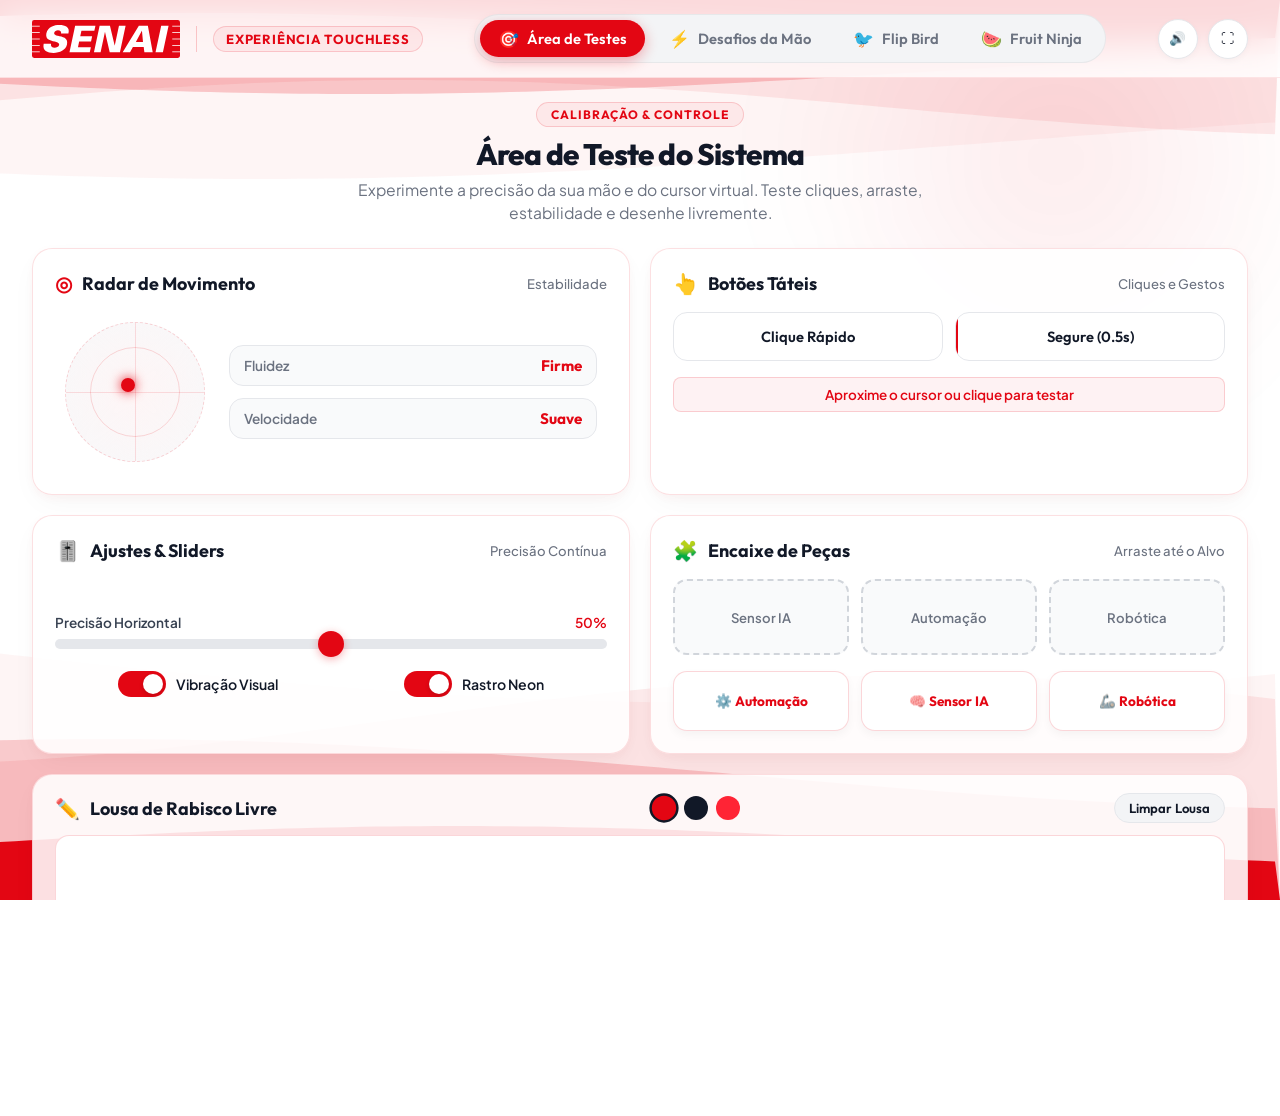
<file: interface-web-senai/index.html>
<!DOCTYPE html>
<html lang="pt-BR">
<head>
  <meta charset="UTF-8">
  <meta name="viewport" content="width=device-width, initial-scale=1.0">
  <title>SENAI - Experiência Touchless</title>
  
  <!-- Tipografia Oficial Totem SENAI: Outfit + Plus Jakarta Sans -->
  <link rel="preconnect" href="https://fonts.googleapis.com">
  <link rel="preconnect" href="https://fonts.gstatic.com" crossorigin>
  <link href="https://fonts.googleapis.com/css2?family=Outfit:wght@500;600;700;800;900&family=Plus+Jakarta+Sans:wght@400;500;600;700&display=swap" rel="stylesheet">
  
  <link rel="stylesheet" href="style.css">
  <link rel="icon" type="image/svg+xml" href="assets/senai-logo.svg">
</head>
<body>

  <!-- Fundo Animado com Ondas Vermelhas Fluidas (Totem SENAI Canvas) -->
  <div class="canvas-bg-container">
    <canvas id="waveCanvas"></canvas>
    <div class="wave-glow-ambient"></div>
  </div>

  <div class="app-container">

    <!-- Header Minimalista -->
    <header class="app-header">
      <div class="brand-section">
        <img src="assets/senai-logo.svg" alt="SENAI" class="brand-logo">
        <div class="brand-divider"></div>
        <span class="brand-tag">Experiência Touchless</span>
      </div>

      <!-- Navegação em Cápsula Minimalista -->
      <nav class="nav-tabs">
        <button class="tab-btn active" data-tab="playground">
          <span class="tab-icon">🎯</span>
          <span>Área de Testes</span>
        </button>
        <button class="tab-btn" data-tab="challenges">
          <span class="tab-icon">⚡</span>
          <span>Desafios da Mão</span>
        </button>
        <button class="tab-btn" data-tab="flappy">
          <span class="tab-icon">🐦</span>
          <span>Flip Bird</span>
        </button>
        <button class="tab-btn" data-tab="fruit">
          <span class="tab-icon">🍉</span>
          <span>Fruit Ninja</span>
        </button>
      </nav>

      <!-- Ações Rápidas (Áudio e Fullscreen) -->
      <div class="header-actions">
        <button class="action-btn" id="btnToggleSound" title="Ativar/Desativar Sons">
          <span id="soundIcon">🔊</span>
        </button>
        <button class="action-btn" id="btnFullscreen" title="Tela Cheia">
          <span>⛶</span>
        </button>
      </div>
    </header>

    <!-- Conteúdo Principal Dinâmico por Aba -->
    <main class="main-content">

      <!-- ========================================================
           ABA 1: ÁREA DE TESTES (PLAYGROUND DO SISTEMA)
           ======================================================== -->
      <section class="tab-panel active" id="tab-playground">
        <div class="section-intro">
          <span class="section-pill">Calibração & Controle</span>
          <h2 class="section-title">Área de Teste do Sistema</h2>
          <p class="section-description">
            Experimente a precisão da sua mão e do cursor virtual. Teste cliques, arraste, estabilidade e desenhe livremente.
          </p>
        </div>

        <div class="playground-grid">
          <!-- Card 1: Radar do Cursor & Suavidade -->
          <div class="test-card">
            <div class="card-header-clean">
              <h3><span class="card-icon">◎</span> Radar de Movimento</h3>
              <span class="card-subtext">Estabilidade</span>
            </div>
            <div class="radar-box">
              <div class="radar-display" id="radarArea">
                <div class="radar-ring"></div>
                <div class="radar-cross-h"></div>
                <div class="radar-cross-v"></div>
                <div class="radar-dot" id="radarDot"></div>
              </div>
              <div class="radar-feedback">
                <div class="radar-metric-clean">
                  <span class="label">Fluidez</span>
                  <span class="value" id="fluidityText">Firme</span>
                </div>
                <div class="radar-metric-clean">
                  <span class="label">Velocidade</span>
                  <span class="value" id="velocityText">Suave</span>
                </div>
              </div>
            </div>
          </div>

          <!-- Card 2: Botões Táteis com Feedback -->
          <div class="test-card">
            <div class="card-header-clean">
              <h3><span class="card-icon">👆</span> Botões Táteis</h3>
              <span class="card-subtext">Cliques e Gestos</span>
            </div>
            <div class="tactile-buttons-row">
              <button class="magnetic-btn" id="btnQuickClick">
                <span>Clique Rápido</span>
              </button>
              <button class="magnetic-btn dwell-btn" id="btnDwellClick">
                <div class="dwell-fill-bar" id="dwellBar"></div>
                <span style="position: relative; z-index: 2;">Segure (0.5s)</span>
              </button>
            </div>
            <div class="tactile-status-badge" id="tactileFeedback">
              Aproxime o cursor ou clique para testar
            </div>
          </div>

          <!-- Card 3: Controles Deslizantes e Toggles -->
          <div class="test-card">
            <div class="card-header-clean">
              <h3><span class="card-icon">🎚️</span> Ajustes & Sliders</h3>
              <span class="card-subtext">Precisão Contínua</span>
            </div>
            <div class="controls-test-box">
              <div class="slider-group">
                <div class="slider-labels">
                  <span>Precisão Horizontal</span>
                  <span id="sliderValText" style="color: var(--senai-red);">50%</span>
                </div>
                <input type="range" min="0" max="100" value="50" class="clean-slider" id="testSlider">
              </div>
              <div class="toggles-row">
                <label class="toggle-item">
                  <div class="switch">
                    <input type="checkbox" checked id="toggleFeedback">
                    <span class="slider-toggle"></span>
                  </div>
                  <span>Vibração Visual</span>
                </label>
                <label class="toggle-item">
                  <div class="switch">
                    <input type="checkbox" checked id="toggleTrail">
                    <span class="slider-toggle"></span>
                  </div>
                  <span>Rastro Neon</span>
                </label>
              </div>
            </div>
          </div>

          <!-- Card 4: Encaixe de Peças (Drag & Drop) -->
          <div class="test-card">
            <div class="card-header-clean">
              <h3><span class="card-icon">🧩</span> Encaixe de Peças</h3>
              <span class="card-subtext">Arraste até o Alvo</span>
            </div>
            <div class="drag-drop-zone">
              <div class="slots-container">
                <div class="drop-slot" data-slot="ia">Sensor IA</div>
                <div class="drop-slot" data-slot="auto">Automação</div>
                <div class="drop-slot" data-slot="robo">Robótica</div>
              </div>
              <div class="pieces-container">
                <div class="drag-piece" draggable="true" data-type="auto">⚙️ Automação</div>
                <div class="drag-piece" draggable="true" data-type="ia">🧠 Sensor IA</div>
                <div class="drag-piece" draggable="true" data-type="robo">🦾 Robótica</div>
              </div>
            </div>
          </div>

          <!-- Card 5: Lousa de Desenho Livre -->
          <div class="test-card canvas-card-full">
            <div class="canvas-toolbar">
              <div class="card-header-clean" style="margin-bottom: 0;">
                <h3><span class="card-icon">✏️</span> Lousa de Rabisco Livre</h3>
              </div>
              <div class="canvas-colors">
                <div class="color-dot active" data-color="#E30613" style="background: #E30613;" title="Vermelho SENAI"></div>
                <div class="color-dot" data-color="#111827" style="background: #111827;" title="Grafite"></div>
                <div class="color-dot" data-color="#FF2435" style="background: #FF2435;" title="Laser Brilhante"></div>
              </div>
              <button class="clear-btn" id="btnClearCanvas">Limpar Lousa</button>
            </div>
            <canvas id="freeDrawCanvas"></canvas>
          </div>
        </div>
      </section>

      <!-- ========================================================
           ABA 2: DESAFIOS DA MÃO E DO CURSOR
           ======================================================== -->
      <section class="tab-panel" id="tab-challenges">
        <div class="section-intro">
          <span class="section-pill">Desafios de Habilidade</span>
          <h2 class="section-title">Desafios com a Mão e o Cursor</h2>
          <p class="section-description">
            Complete os testes de reflexo, firmeza e velocidade motora sem encostar na tela.
          </p>
        </div>

        <div class="challenges-wrapper">
          <!-- Seletor dos 4 Desafios -->
          <div class="challenge-selector-row">
            <div class="challenge-tab-card active" data-challenge="1">
              <div class="challenge-badge-num">1</div>
              <div class="challenge-info">
                <h4>Labirinto de Laser</h4>
                <p>Percorra sem tocar as bordas</p>
              </div>
            </div>
            <div class="challenge-tab-card" data-challenge="2">
              <div class="challenge-badge-num">2</div>
              <div class="challenge-info">
                <h4>Reflexo Rápido</h4>
                <p>Estoure os alvos antes do tempo</p>
              </div>
            </div>
            <div class="challenge-tab-card" data-challenge="3">
              <div class="challenge-badge-num">3</div>
              <div class="challenge-info">
                <h4>Segurar o Foco</h4>
                <p>Mantenha na esfera por 3s</p>
              </div>
            </div>
            <div class="challenge-tab-card" data-challenge="4">
              <div class="challenge-badge-num">4</div>
              <div class="challenge-info">
                <h4>Conectar Nós</h4>
                <p>Ligue os pontos em sequência</p>
              </div>
            </div>
          </div>

          <!-- Arena Interativa do Desafio -->
          <div class="challenge-arena-card">
            <div class="challenge-arena-header">
              <div class="arena-title-area">
                <h3 id="currentChallengeTitle">Desafio 1: Labirinto de Laser</h3>
                <p id="currentChallengeInstruction">Leve o cursor do ponto inicial até a meta sem encostar nas paredes vermelhas.</p>
              </div>
              <div class="arena-stats-clean">
                <span class="clean-tag" id="challengeStatusTag">Valendo</span>
              </div>
            </div>

            <div class="arena-canvas-container">
              <canvas id="challengeCanvas"></canvas>

              <!-- Modal de Vitória do Desafio -->
              <div class="challenge-overlay-modal" id="challengeWinModal">
                <div class="celebration-icon">🏆</div>
                <h3 id="winTitle">Desafio Concluído!</h3>
                <p id="winDesc">Excelente precisão e estabilidade motora.</p>
                <button class="action-btn-red" id="btnRestartChallenge">Repetir Desafio</button>
              </div>
            </div>
          </div>
        </div>
      </section>

      <!-- ========================================================
           ABA 3: FLIP BIRD (SENAI EDITION)
           ======================================================== -->
      <section class="tab-panel" id="tab-flappy">
        <div class="section-intro">
          <span class="section-pill">Jogo Clássico Touchless</span>
          <h2 class="section-title">Flip Bird</h2>
          <p class="section-description">
            Pilote o drone tecnológico do SENAI pelos obstáculos. Faça o gesto de clique (ou toque) para bater asas!
          </p>
        </div>

        <div class="game-container-clean">
          <div class="game-header-bar">
            <div class="game-title-group">
              <h3><span>🐦</span> Drone SENAI</h3>
              <p>Clique ou faça o gesto de pinça para voar</p>
            </div>
            <div class="game-score-pill">
              <div class="score-item">
                <span class="sublabel">Pontos</span>
                <span class="num" id="flappyScore">0</span>
              </div>
              <div class="score-item">
                <span class="sublabel">Recorde</span>
                <span class="num" id="flappyBest">0</span>
              </div>
            </div>
          </div>

          <div class="game-canvas-wrapper">
            <canvas id="flappyCanvas"></canvas>

            <!-- Tela de Início / Game Over -->
            <div class="game-overlay-screen" id="flappyOverlay">
              <div class="overlay-bird-icon">🚀</div>
              <h2 id="flappyOverlayTitle">Pronto para Decolar?</h2>
              <p id="flappyOverlayText">Clique em qualquer lugar da tela ou faça a pinça com os dedos para voar.</p>
              <button class="action-btn-red" id="btnStartFlappy">Iniciar Voo</button>
            </div>
          </div>
        </div>
      </section>

      <!-- ========================================================
           ABA 4: FRUIT NINJA (SENAI EDITION)
           ======================================================== -->
      <section class="tab-panel" id="tab-fruit">
        <div class="section-intro">
          <span class="section-pill">Ação & Reflexo</span>
          <h2 class="section-title">Fruit Ninja</h2>
          <p class="section-description">
            Corte as frutas no ar com a sua lâmina laser de plasma. Faça combos e evite as bombas!
          </p>
        </div>

        <div class="fruit-game-wrapper">
          <canvas id="fruitCanvas"></canvas>

          <!-- HUD Superior do Fruit Ninja -->
          <div class="fruit-hud-top">
            <div class="fruit-lives" id="fruitLivesContainer">
              <span>❤️</span>
              <span>❤️</span>
              <span>❤️</span>
            </div>
            <div class="fruit-score-badge" id="fruitScoreText">0 Frutas</div>
          </div>

          <!-- Alerta de Combo no Centro -->
          <div class="fruit-combo-alert" id="fruitComboAlert">COMBO x2!</div>

          <!-- Tela de Início / Game Over Fruit Ninja -->
          <div class="game-overlay-screen" id="fruitOverlay">
            <div class="overlay-bird-icon">🍉</div>
            <h2 id="fruitOverlayTitle">Lâmina Laser Pronta!</h2>
            <p id="fruitOverlayText">Passe o cursor sobre as frutas com movimentos rápidos para fatiá-las.</p>
            <button class="action-btn-red" id="btnStartFruit">Começar Jogo</button>
          </div>
        </div>
      </section>

    </main>

    <!-- Rodapé Minimalista -->
    <footer class="app-footer">
      <div class="footer-left">
        <span class="footer-status-dot"></span>
        <span>Sistema Touchless Pronto • Rastreamento Ativo</span>
      </div>
      <div class="footer-right">
        <span>SENAI • Inovação e Tecnologia</span>
      </div>
    </footer>

  </div>

  <script src="script.js"></script>
</body>
</html>
</file>
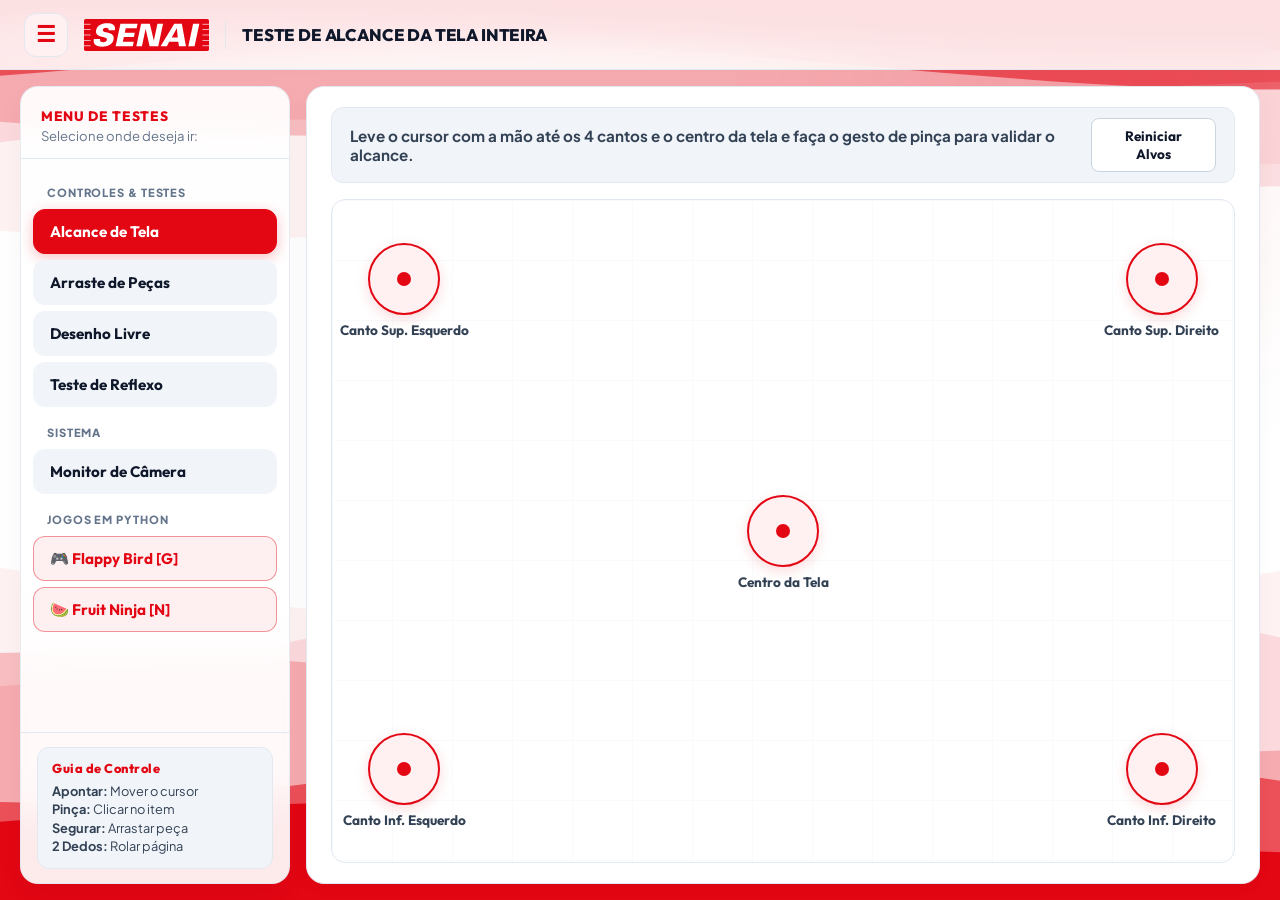
<file: totem-senai/teste.html>
<!DOCTYPE html>
<html lang="pt-BR">
<head>
  <meta charset="UTF-8">
  <meta name="viewport" content="width=device-width, initial-scale=1.0">
  <title>SENAI — Laboratório de Testes do Mouse Virtual</title>
  
  <!-- Tipografia Oficial da Identidade Web SENAI -->
  <link rel="preconnect" href="https://fonts.googleapis.com">
  <link rel="preconnect" href="https://fonts.gstatic.com" crossorigin>
  <link href="https://fonts.googleapis.com/css2?family=Outfit:wght@500;600;700;800;900&family=Plus+Jakarta+Sans:wght@400;500;600;700&display=swap" rel="stylesheet">
  
  <link rel="icon" type="image/svg+xml" href="assets/senai-logo.svg">

  <style>
    /* ===================================================================
       PALETA OFICIAL DA INTERFACE WEB SENAI
       =================================================================== */
    :root {
      --senai-red: #E30613;
      --senai-red-hover: #C0040F;
      --senai-red-subtle: #FFF1F2;
      --senai-red-border: #FECDD3;
      
      --bg-slate: #F8FAFC;
      --card-white: #FFFFFF;
      --border-card: #E2E8F0;
      --subtle-card: #F1F5F9;
      
      --text-title: #0F172A;
      --text-body: #334155;
      --text-muted: #64748B;
      
      --success: #059669;
      --success-bg: #ECFDF5;
      --success-border: #A7F3D0;
      
      --blue-tech: #0284C7;
      --blue-bg: #F0F9FF;
      --blue-border: #BAE6FD;
      
      --font-display: "Outfit", -apple-system, BlinkMacSystemFont, "Segoe UI", sans-serif;
      --font-body: "Plus Jakarta Sans", -apple-system, BlinkMacSystemFont, "Segoe UI", sans-serif;
    }

    * {
      margin: 0;
      padding: 0;
      box-sizing: border-box;
      user-select: none;
    }

    body {
      width: 100vw;
      height: 100vh;
      overflow: hidden;
      font-family: var(--font-body);
      background-color: var(--bg-slate);
      color: var(--text-body);
      display: flex;
      flex-direction: column;
    }

    /* ===================================================================
       FUNDO COM ONDAS ANIMADAS OFICIAIS DO TOTEM SENAI
       =================================================================== */
    .canvas-bg-container {
      position: fixed;
      top: 0;
      left: 0;
      width: 100vw;
      height: 100vh;
      z-index: 0;
      background: #FFFFFF;
      overflow: hidden;
      pointer-events: none;
    }

    #waveCanvas {
      position: absolute;
      top: 0;
      left: 0;
      width: 100%;
      height: 100%;
      display: block;
      pointer-events: none !important;
      user-select: none;
    }

    .wave-glow-ambient {
      position: absolute;
      top: -15vw;
      right: -10vw;
      width: 50vw;
      height: 50vw;
      border-radius: 50%;
      background: radial-gradient(circle, rgba(227, 6, 19, 0.08) 0%, rgba(255, 255, 255, 0) 70%);
      filter: blur(60px);
      pointer-events: none;
    }

    /* ===================================================================
       1. TOP NAVBAR (SUPER MINIMALISTA, SEM BOTÕES OU ÍCONES CLUTTER)
       =================================================================== */
    .top-navbar {
      height: 70px;
      background: rgba(255, 255, 255, 0.88);
      backdrop-filter: blur(14px);
      -webkit-backdrop-filter: blur(14px);
      border-bottom: 1px solid rgba(226, 232, 240, 0.85);
      display: flex;
      align-items: center;
      justify-content: flex-start;
      padding: 0 24px;
      z-index: 50;
      box-shadow: 0 4px 15px rgba(0, 0, 0, 0.02);
      flex-shrink: 0;
      position: relative;
    }

    .nav-left {
      display: flex;
      align-items: center;
      gap: 16px;
    }

    .btn-hamburger {
      width: 44px;
      height: 44px;
      border-radius: 12px;
      border: 1px solid var(--border-card);
      background: var(--senai-red-subtle);
      color: var(--senai-red);
      font-size: 22px;
      font-weight: bold;
      cursor: pointer;
      display: flex;
      align-items: center;
      justify-content: center;
      transition: all 0.2s ease;
    }

    .btn-hamburger:hover {
      background: var(--senai-red-border);
      transform: scale(1.03);
    }

    .senai-logo {
      height: 32px;
      width: auto;
      display: block;
    }

    .nav-divider {
      width: 1.5px;
      height: 28px;
      background: var(--border-card);
    }

    .current-title {
      font-family: var(--font-display);
      font-size: 1.05rem;
      font-weight: 800;
      color: var(--text-title);
      letter-spacing: -0.01em;
    }



    /* ===================================================================
       2. WORKSPACE CONTAINER (SIDEBAR RETRÁTIL + CONTEÚDO)
       =================================================================== */
    .app-workspace {
      flex: 1;
      display: flex;
      position: relative;
      overflow: hidden;
      padding: 16px 20px;
      gap: 16px;
    }

    /* ===================================================================
       3. SIDEBAR RETRÁTIL À ESQUERDA
       =================================================================== */
    .sidebar {
      width: 270px;
      background: rgba(255, 255, 255, 0.92);
      backdrop-filter: blur(16px);
      -webkit-backdrop-filter: blur(16px);
      border-radius: 18px;
      border: 1px solid rgba(226, 232, 240, 0.85);
      display: flex;
      flex-direction: column;
      flex-shrink: 0;
      box-shadow: 0 10px 30px rgba(0, 0, 0, 0.04);
      transition: transform 0.3s cubic-bezier(0.16, 1, 0.3, 1), margin-left 0.3s cubic-bezier(0.16, 1, 0.3, 1), opacity 0.3s ease;
      z-index: 40;
    }

    .sidebar.collapsed {
      margin-left: -286px;
      opacity: 0;
      pointer-events: none;
    }

    .sidebar-header {
      padding: 20px 20px 14px 20px;
      border-bottom: 1px solid var(--border-card);
    }

    .sidebar-title {
      font-family: var(--font-display);
      font-size: 0.85rem;
      font-weight: 800;
      color: var(--senai-red);
      letter-spacing: 0.05em;
      text-transform: uppercase;
      margin-bottom: 2px;
    }

    .sidebar-subtitle {
      font-size: 0.82rem;
      color: var(--text-muted);
    }

    .sidebar-nav {
      flex: 1;
      padding: 14px 12px;
      display: flex;
      flex-direction: column;
      gap: 6px;
      overflow-y: auto;
    }

    .nav-item {
      display: flex;
      align-items: center;
      gap: 12px;
      padding: 12px 16px;
      border-radius: 12px;
      font-family: var(--font-display);
      font-size: 0.95rem;
      font-weight: 700;
      color: var(--text-title);
      background: var(--subtle-card);
      border: 1px solid transparent;
      cursor: pointer;
      transition: all 0.2s ease;
      text-align: left;
    }

    .nav-item:hover {
      background: var(--senai-red-subtle);
      color: var(--senai-red);
    }

    .nav-item.active {
      background: var(--senai-red);
      color: #FFFFFF;
      border-color: var(--senai-red);
      box-shadow: 0 4px 14px rgba(227, 6, 19, 0.25);
    }

    .nav-item .nav-icon {
      font-size: 1.15rem;
    }

    .sidebar-footer {
      padding: 14px 16px;
      border-top: 1px solid var(--border-card);
    }

    .gesture-box {
      background: var(--subtle-card);
      border-radius: 12px;
      padding: 12px 14px;
      border: 1px solid var(--border-card);
    }

    .gesture-box h4 {
      font-family: var(--font-display);
      font-size: 0.8rem;
      font-weight: 800;
      color: var(--senai-red);
      margin-bottom: 6px;
      letter-spacing: 0.04em;
    }

    .gesture-box p {
      font-size: 0.8rem;
      line-height: 1.45;
      color: var(--text-body);
    }

    /* ===================================================================
       4. CONTEÚDO PRINCIPAL (TELA ATIVA)
       =================================================================== */
    .content-area {
      flex: 1;
      background: var(--card-white);
      border-radius: 18px;
      border: 1px solid var(--border-card);
      box-shadow: 0 4px 20px rgba(0, 0, 0, 0.03);
      position: relative;
      overflow: hidden;
      display: flex;
      flex-direction: column;
    }

    .view-panel {
      position: absolute;
      top: 0;
      left: 0;
      width: 100%;
      height: 100%;
      display: flex;
      flex-direction: column;
      padding: 20px 24px;
      opacity: 0;
      visibility: hidden;
      transform: scale(0.99) translateY(6px);
      transition: all 0.25s cubic-bezier(0.16, 1, 0.3, 1);
    }

    .view-panel.active {
      opacity: 1;
      visibility: visible;
      transform: scale(1) translateY(0);
    }

    .panel-header-strip {
      display: flex;
      align-items: center;
      justify-content: space-between;
      padding: 10px 18px;
      background: var(--subtle-card);
      border-radius: 12px;
      border: 1px solid var(--border-card);
      margin-bottom: 16px;
      flex-shrink: 0;
    }

    .panel-header-text {
      font-size: 0.95rem;
      font-weight: 700;
      color: var(--text-body);
    }

    .btn-secondary {
      padding: 8px 16px;
      border-radius: 8px;
      font-family: var(--font-display);
      font-size: 0.85rem;
      font-weight: 700;
      background: #FFFFFF;
      color: var(--text-title);
      border: 1px solid #CBD5E1;
      cursor: pointer;
      transition: all 0.2s ease;
    }

    .btn-secondary:hover {
      background: var(--senai-red-subtle);
      color: var(--senai-red);
      border-color: var(--senai-red-border);
    }

    /* ===================================================================
       MÓDULO 1: ARENA DE ALCANCE DA TELA (4 CANTOS + CENTRO)
       =================================================================== */
    .arena-container {
      flex: 1;
      position: relative;
      background: #FFFFFF;
      border-radius: 14px;
      border: 1.5px solid var(--border-card);
      overflow: hidden;
      background-image: 
        linear-gradient(to right, #F8FAFC 1px, transparent 1px),
        linear-gradient(to bottom, #F8FAFC 1px, transparent 1px);
      background-size: 60px 60px;
    }

    .target-node {
      position: absolute;
      width: 72px;
      height: 72px;
      border-radius: 50%;
      background: var(--senai-red-subtle);
      border: 2.5px solid var(--senai-red);
      display: flex;
      flex-direction: column;
      align-items: center;
      justify-content: center;
      cursor: pointer;
      transform: translate(-50%, -50%);
      transition: all 0.25s cubic-bezier(0.16, 1, 0.3, 1);
      box-shadow: 0 4px 14px rgba(227, 6, 19, 0.15);
      z-index: 10;
    }

    .target-node:hover {
      transform: translate(-50%, -50%) scale(1.1);
      box-shadow: 0 8px 24px rgba(227, 6, 19, 0.3);
    }

    .target-inner-dot {
      width: 14px;
      height: 14px;
      border-radius: 50%;
      background: var(--senai-red);
      transition: all 0.25s ease;
    }

    .target-label {
      position: absolute;
      top: 100%;
      margin-top: 8px;
      white-space: nowrap;
      font-family: var(--font-display);
      font-size: 0.85rem;
      font-weight: 700;
      color: var(--text-body);
      pointer-events: none;
    }

    .target-node.hit {
      background: var(--success-bg) !important;
      border-color: var(--success) !important;
      box-shadow: 0 4px 14px rgba(5, 150, 105, 0.2) !important;
      animation: hitPop 0.4s cubic-bezier(0.16, 1, 0.3, 1);
    }

    .target-node.hit .target-inner-dot {
      display: none;
    }

    .target-node.hit::after {
      content: "✓";
      font-size: 26px;
      font-weight: 900;
      color: var(--success);
    }

    .target-node.hit .target-label {
      color: var(--success);
    }

    @keyframes hitPop {
      0% { transform: translate(-50%, -50%) scale(0.85); }
      50% { transform: translate(-50%, -50%) scale(1.2); }
      100% { transform: translate(-50%, -50%) scale(1); }
    }

    /* Banner 100% Conquistado */
    .celebration-banner {
      position: absolute;
      top: 50%;
      left: 50%;
      transform: translate(-50%, -50%) scale(0.9);
      background: var(--senai-red);
      color: #FFFFFF;
      padding: 16px 36px;
      border-radius: 40px;
      font-family: var(--font-display);
      font-size: 1.25rem;
      font-weight: 900;
      letter-spacing: 0.02em;
      box-shadow: 0 15px 40px rgba(227, 6, 19, 0.4);
      display: none;
      z-index: 25;
      animation: bannerEntrance 0.5s cubic-bezier(0.16, 1, 0.3, 1) forwards;
    }

    @keyframes bannerEntrance {
      0% { opacity: 0; transform: translate(-50%, -50%) scale(0.8); }
      100% { opacity: 1; transform: translate(-50%, -50%) scale(1); }
    }

    /* ===================================================================
       MÓDULO 2: ARRASTE DE PEÇAS (DRAG & DROP INDUSTRIAL)
       =================================================================== */
    .drag-workspace {
      flex: 1;
      display: flex;
      gap: 24px;
      position: relative;
    }

    .drop-zone {
      flex: 1;
      border-radius: 16px;
      padding: 24px;
      display: flex;
      flex-direction: column;
      gap: 16px;
      transition: all 0.25s ease;
      position: relative;
    }

    .zone-origin {
      background: var(--bg-slate);
      border: 2px dashed #CBD5E1;
    }

    .zone-target {
      background: var(--senai-red-subtle);
      border: 2px dashed var(--senai-red);
    }

    .zone-header {
      font-family: var(--font-display);
      font-size: 0.95rem;
      font-weight: 800;
      letter-spacing: 0.05em;
      text-transform: uppercase;
      margin-bottom: 8px;
    }

    .zone-origin .zone-header { color: var(--text-muted); }
    .zone-target .zone-header { color: var(--senai-red); }

    .drag-piece {
      padding: 18px 24px;
      border-radius: 14px;
      color: #FFFFFF;
      font-family: var(--font-display);
      font-size: 1.05rem;
      font-weight: 800;
      display: flex;
      align-items: center;
      justify-content: space-between;
      cursor: grab;
      touch-action: none;
      box-shadow: 0 6px 18px rgba(0, 0, 0, 0.1);
      transition: transform 0.2s cubic-bezier(0.16, 1, 0.3, 1), box-shadow 0.2s ease;
    }

    .drag-piece:active {
      cursor: grabbing;
      transform: scale(1.05) rotate(1.5deg);
      box-shadow: 0 15px 35px rgba(0, 0, 0, 0.2);
      z-index: 30;
    }

    .drag-piece.piece-red { background: var(--senai-red); }
    .drag-piece.piece-blue { background: var(--blue-tech); }
    .drag-piece.piece-dark { background: var(--text-title); }

    .piece-status {
      font-size: 0.8rem;
      font-weight: 700;
      background: rgba(255, 255, 255, 0.25);
      padding: 4px 10px;
      border-radius: 20px;
    }

    /* ===================================================================
       MÓDULO 3: DESENHO LIVRE & PRECISÃO
       =================================================================== */
    .draw-controls {
      display: flex;
      align-items: center;
      gap: 16px;
    }

    .palette-group {
      display: flex;
      align-items: center;
      gap: 8px;
    }

    .color-dot {
      width: 28px;
      height: 28px;
      border-radius: 50%;
      border: 2.5px solid #FFFFFF;
      box-shadow: 0 0 0 1px #CBD5E1;
      cursor: pointer;
      transition: transform 0.2s ease;
    }

    .color-dot:hover {
      transform: scale(1.15);
    }

    .color-dot.active {
      box-shadow: 0 0 0 2.5px var(--senai-red);
      transform: scale(1.1);
    }

    .draw-canvas-container {
      flex: 1;
      background: #FFFFFF;
      border: 1.5px solid var(--border-card);
      border-radius: 14px;
      overflow: hidden;
      position: relative;
    }

    #drawingCanvas {
      width: 100%;
      height: 100%;
      display: block;
      cursor: crosshair;
    }

    /* ===================================================================
       MÓDULO 4: MONITOR DE CÂMERA & GESTOS
       =================================================================== */
    .camera-layout {
      flex: 1;
      display: flex;
      gap: 20px;
      overflow: hidden;
    }

    .camera-feed-box {
      flex: 1;
      background: #000000;
      border-radius: 16px;
      border: 1px solid var(--border-card);
      position: relative;
      overflow: hidden;
      display: flex;
      align-items: center;
      justify-content: center;
    }

    #webcamVideo {
      width: 100%;
      height: 100%;
      object-fit: cover;
      transform: scaleX(-1);
    }

    .camera-placeholder {
      position: absolute;
      display: flex;
      flex-direction: column;
      align-items: center;
      justify-content: center;
      gap: 12px;
      color: #94A3B8;
      font-weight: 700;
      text-align: center;
      padding: 24px;
    }

    .btn-start-camera {
      margin-top: 8px;
      padding: 10px 22px;
      border-radius: 10px;
      background: var(--senai-red);
      color: #FFFFFF;
      font-family: var(--font-display);
      font-weight: 700;
      border: none;
      cursor: pointer;
      box-shadow: 0 4px 14px rgba(227, 6, 19, 0.3);
      transition: all 0.2s ease;
    }

    .btn-start-camera:hover {
      background: var(--senai-red-hover);
    }

    .gestures-guide-card {
      width: 320px;
      background: var(--subtle-card);
      border-radius: 16px;
      border: 1px solid var(--border-card);
      padding: 20px;
      display: flex;
      flex-direction: column;
      gap: 10px;
      overflow-y: auto;
    }

    .gesture-row {
      background: #FFFFFF;
      border-radius: 10px;
      padding: 12px 14px;
      border: 1px solid var(--border-card);
    }

    .gesture-row h5 {
      font-family: var(--font-display);
      font-size: 0.9rem;
      font-weight: 800;
      color: var(--text-title);
      margin-bottom: 2px;
    }

    .gesture-row p {
      font-size: 0.82rem;
      color: var(--text-muted);
    }

    /* Modal de Sucesso */
    .success-alert {
      position: fixed;
      bottom: 28px;
      right: 28px;
      background: #FFFFFF;
      border-left: 4px solid var(--senai-red);
      padding: 16px 24px;
      border-radius: 12px;
      box-shadow: 0 10px 30px rgba(0, 0, 0, 0.12);
      font-family: var(--font-display);
      font-weight: 700;
      color: var(--text-title);
      display: flex;
      align-items: center;
      gap: 12px;
      transform: translateY(100px);
      opacity: 0;
      transition: all 0.3s cubic-bezier(0.16, 1, 0.3, 1);
      z-index: 100;
    }

    .success-alert.show {
      transform: translateY(0);
      opacity: 1;
    }

    /* ===================================================================
       ESTILOS DOS NOVOS JOGOS & RECURSOS DE TESTE TOUCHLESS
       =================================================================== */
    .nav-section-label {
      font-size: 0.70rem;
      font-weight: 800;
      color: var(--text-muted);
      text-transform: uppercase;
      letter-spacing: 0.08em;
      padding: 12px 14px 4px 14px;
    }

    /* Jogos Canvas Containers */
    .game-arena-wrapper {
      flex: 1;
      display: flex;
      flex-direction: column;
      align-items: center;
      justify-content: center;
      position: relative;
      background: rgba(15, 23, 42, 0.03);
      border-radius: 16px;
      overflow: hidden;
      border: 1px solid var(--border-card);
    }

    .game-canvas {
      display: block;
      border-radius: 12px;
      box-shadow: 0 10px 30px rgba(0, 0, 0, 0.12);
      cursor: crosshair;
      background: #FFFFFF;
    }

    .game-overlay-hud {
      position: absolute;
      top: 14px;
      left: 20px;
      right: 20px;
      display: flex;
      justify-content: space-between;
      align-items: center;
      pointer-events: none;
      z-index: 10;
    }

    .game-stat-card {
      background: rgba(255, 255, 255, 0.90);
      backdrop-filter: blur(8px);
      padding: 8px 16px;
      border-radius: 10px;
      border: 1px solid var(--border-card);
      font-family: var(--font-display);
      font-weight: 800;
      font-size: 0.95rem;
      color: var(--text-title);
      box-shadow: 0 4px 12px rgba(0, 0, 0, 0.05);
    }

    .game-stat-card span {
      color: var(--senai-red);
      margin-left: 6px;
    }

    /* Teste de Reflexo */
    .reaction-arena {
      flex: 1;
      position: relative;
      background: rgba(248, 250, 252, 0.7);
      border: 2px dashed rgba(203, 213, 225, 0.8);
      border-radius: 16px;
      overflow: hidden;
      cursor: crosshair;
    }

    .reaction-target {
      position: absolute;
      width: 68px;
      height: 68px;
      border-radius: 50%;
      background: radial-gradient(circle, #FFFFFF 20%, var(--senai-red) 22%, var(--senai-red) 55%, #FFFFFF 57%, var(--senai-red) 60%);
      box-shadow: 0 0 20px rgba(227, 6, 19, 0.45);
      cursor: pointer;
      transform: translate(-50%, -50%) scale(0);
      transition: transform 0.18s cubic-bezier(0.16, 1, 0.3, 1);
      display: flex;
      align-items: center;
      justify-content: center;
    }

    .reaction-target.show {
      transform: translate(-50%, -50%) scale(1);
    }

    .reaction-target:active {
      transform: translate(-50%, -50%) scale(0.85);
    }


    /* Botão Principal Vermelho SENAI */
    .btn-primary {
      padding: 9px 20px;
      border-radius: 10px;
      font-family: var(--font-display);
      font-size: 0.92rem;
      font-weight: 800;
      background: var(--senai-red);
      color: #FFFFFF;
      border: none;
      cursor: pointer;
      box-shadow: 0 4px 14px rgba(227, 6, 19, 0.28);
      transition: all 0.2s ease;
      display: inline-flex;
      align-items: center;
      justify-content: center;
      gap: 6px;
    }

    .btn-primary:hover {
      background: var(--senai-red-hover);
      transform: translateY(-2px);
      box-shadow: 0 6px 18px rgba(227, 6, 19, 0.38);
    }

    .btn-primary:active {
      transform: translateY(0);
    }

    /* Overlay de Início dos Jogos */
    .game-start-overlay {
      position: absolute;
      inset: 0;
      background: rgba(15, 23, 42, 0.72);
      backdrop-filter: blur(8px);
      -webkit-backdrop-filter: blur(8px);
      display: flex;
      flex-direction: column;
      align-items: center;
      justify-content: center;
      border-radius: 14px;
      z-index: 25;
      transition: opacity 0.25s ease;
    }

    .game-start-overlay.hidden {
      opacity: 0;
      pointer-events: none;
    }

    .game-start-card {
      background: #FFFFFF;
      padding: 32px 38px;
      border-radius: 20px;
      text-align: center;
      box-shadow: 0 20px 45px rgba(0, 0, 0, 0.25);
      max-width: 440px;
      width: 90%;
      border: 1px solid var(--border-card);
    }

    .game-start-card h3 {
      font-family: var(--font-display);
      font-size: 1.8rem;
      font-weight: 900;
      color: var(--text-title);
      margin-bottom: 6px;
      letter-spacing: -0.01em;
    }

    .game-start-card p {
      font-size: 0.92rem;
      color: var(--text-muted);
      margin-bottom: 22px;
      line-height: 1.5;
    }

    .game-start-card .btn-start-lg {
      width: 100%;
      padding: 14px 28px;
      font-family: var(--font-display);
      font-size: 1.05rem;
      font-weight: 800;
      border-radius: 12px;
      background: var(--senai-red);
      color: #FFFFFF;
      border: none;
      cursor: pointer;
      box-shadow: 0 6px 20px rgba(227, 6, 19, 0.35);
      transition: all 0.2s ease;
    }

    .game-start-card .btn-start-lg:hover {
      background: var(--senai-red-hover);
      transform: scale(1.03);
    }

    .btn-game-launch {
      border: 1px solid rgba(227, 6, 19, 0.4) !important;
      background: rgba(227, 6, 19, 0.06);
      font-weight: 700;
      color: #E30613 !important;
      transition: all 0.2s ease;
      cursor: pointer;
    }
    .btn-game-launch:hover {
      background: #E30613 !important;
      color: #FFFFFF !important;
      transform: translateX(4px);
      box-shadow: 0 4px 14px rgba(227, 6, 19, 0.3);
    }
  </style>
</head>
<body>

  <!-- ==================== FUNDO COM ONDAS OFICIAIS DO TOTEM SENAI ==================== -->
  <div class="canvas-bg-container">
    <canvas id="waveCanvas"></canvas>
    <div class="wave-glow-ambient"></div>
  </div>

  <!-- ==================== 1. TOP NAVBAR (LIMPO E SEM ÍCONES/BOTÕES) ==================== -->
  <header class="top-navbar">
    <div class="nav-left">
      <!-- Botão de 3 Riscos (☰) -->
      <button class="btn-hamburger" id="btnHamburger" title="Abrir/Fechar Menu Lateral">
        ☰
      </button>

      <!-- Logo SENAI Oficial -->
      <img src="assets/senai-logo.svg" alt="SENAI" class="senai-logo">

      <div class="nav-divider"></div>

      <!-- Título Dinâmico do Módulo Ativo (Livre de Ícones e Emojis) -->
      <h1 class="current-title" id="moduleTitle">
        TESTE DE ALCANCE DA TELA INTEIRA
      </h1>
    </div>
  </header>

  <!-- ==================== 2. WORKSPACE ==================== -->
  <main class="app-workspace">
    
    <!-- ==================== 3. SIDEBAR RETRÁTIL (☰) ==================== -->
    <aside class="sidebar" id="sidebar">
      <div class="sidebar-header">
        <h2 class="sidebar-title">Menu de Testes</h2>
        <p class="sidebar-subtitle">Selecione onde deseja ir:</p>
      </div>

      <nav class="sidebar-nav">
        <div class="nav-section-label">Controles & Testes</div>
        <button class="nav-item active" data-view="range">
          <span>Alcance de Tela</span>
        </button>
        <button class="nav-item" data-view="drag">
          <span>Arraste de Peças</span>
        </button>
        <button class="nav-item" data-view="draw">
          <span>Desenho Livre</span>
        </button>
        <button class="nav-item" data-view="reaction">
          <span>Teste de Reflexo</span>
        </button>

        <div class="nav-section-label">Sistema</div>
        <button class="nav-item" data-view="camera">
          <span>Monitor de Câmera</span>
        </button>

        <div class="nav-section-label">Jogos em Python</div>
        <button class="nav-item btn-game-launch" id="btnLaunchFlappy" title="Atalho: pressione 'G' no teclado para abrir em Tela Cheia">
          <span>🎮 Flappy Bird [G]</span>
        </button>
        <button class="nav-item btn-game-launch" id="btnLaunchFruit" title="Atalho: pressione 'N' no teclado para abrir em Tela Cheia">
          <span>🍉 Fruit Ninja [N]</span>
        </button>
      </nav>

      <div class="sidebar-footer">
        <div class="gesture-box">
          <h4>Guia de Controle</h4>
          <p>
            <strong>Apontar:</strong> Mover o cursor<br>
            <strong>Pinça:</strong> Clicar no item<br>
            <strong>Segurar:</strong> Arrastar peça<br>
            <strong>2 Dedos:</strong> Rolar página
          </p>
        </div>
      </div>
    </aside>

    <!-- ==================== 4. CONTEÚDO PRINCIPAL (ÁREA DE TESTE) ==================== -->
    <section class="content-area">
      
      <!-- ==================== MÓDULO 1: ALCANCE DE TELA ==================== -->
      <div class="view-panel active" id="viewRange">
        <div class="panel-header-strip">
          <span class="panel-header-text">
            Leve o cursor com a mão até os 4 cantos e o centro da tela e faça o gesto de pinça para validar o alcance.
          </span>
          <button class="btn-secondary" id="btnResetRange">
            Reiniciar Alvos
          </button>
        </div>

        <div class="arena-container" id="rangeArena">
          <!-- Alvo 1: Superior Esquerdo -->
          <div class="target-node" id="targetTL" style="top: 12%; left: 8%;">
            <div class="target-inner-dot"></div>
            <span class="target-label">Canto Sup. Esquerdo</span>
          </div>

          <!-- Alvo 2: Superior Direito -->
          <div class="target-node" id="targetTR" style="top: 12%; left: 92%;">
            <div class="target-inner-dot"></div>
            <span class="target-label">Canto Sup. Direito</span>
          </div>

          <!-- Alvo 3: Centro -->
          <div class="target-node" id="targetCenter" style="top: 50%; left: 50%;">
            <div class="target-inner-dot"></div>
            <span class="target-label">Centro da Tela</span>
          </div>

          <!-- Alvo 4: Inferior Esquerdo -->
          <div class="target-node" id="targetBL" style="top: 86%; left: 8%;">
            <div class="target-inner-dot"></div>
            <span class="target-label">Canto Inf. Esquerdo</span>
          </div>

          <!-- Alvo 5: Inferior Direito -->
          <div class="target-node" id="targetBR" style="top: 86%; left: 92%;">
            <div class="target-inner-dot"></div>
            <span class="target-label">Canto Inf. Direito</span>
          </div>

          <!-- Banner Comemorativo 100% -->
          <div class="celebration-banner" id="celebrationBanner">
            100% DA TELA ALCANÇADA COM SUCESSO
          </div>
        </div>
      </div>

      <!-- ==================== MÓDULO 2: ARRASTE DE PEÇAS ==================== -->
      <div class="view-panel" id="viewDrag">
        <div class="panel-header-strip">
          <span class="panel-header-text">
            Segure a pinça por >0.3s para agarrar a peça, arraste-a até a Área SENAI e solte os dedos.
          </span>
          <button class="btn-secondary" id="btnResetPieces">
            Reiniciar Posições
          </button>
        </div>

        <div class="drag-workspace" id="dragWorkspace">
          <!-- Zona de Origem -->
          <div class="drop-zone zone-origin" id="zoneOrigin">
            <div class="zone-header">Área de Origem</div>

            <div class="drag-piece piece-red" id="piece1" draggable="false">
              <span>Módulo Robótico</span>
              <span class="piece-status">SENAI</span>
            </div>

            <div class="drag-piece piece-blue" id="piece2" draggable="false">
              <span>Sensor Óptico</span>
              <span class="piece-status">IND 4.0</span>
            </div>

            <div class="drag-piece piece-dark" id="piece3" draggable="false">
              <span>Controlador CLP</span>
              <span class="piece-status">AUTOMAÇÃO</span>
            </div>
          </div>

          <!-- Zona de Destino SENAI -->
          <div class="drop-zone zone-target" id="zoneTarget">
            <div class="zone-header">Área de Destino (SENAI)</div>
          </div>
        </div>
      </div>

      <!-- ==================== MÓDULO 3: DESENHO LIVRE ==================== -->
      <div class="view-panel" id="viewDraw">
        <div class="panel-header-strip">
          <div class="draw-controls">
            <span class="panel-header-text">Paleta:</span>
            <div class="palette-group">
              <div class="color-dot active" data-color="#E30613" style="background: #E30613;" title="Vermelho SENAI"></div>
              <div class="color-dot" data-color="#0284C7" style="background: #0284C7;" title="Azul Tech"></div>
              <div class="color-dot" data-color="#059669" style="background: #059669;" title="Verde Esmeralda"></div>
              <div class="color-dot" data-color="#0F172A" style="background: #0F172A;" title="Grafite"></div>
            </div>

            <div class="nav-divider"></div>

            <span class="panel-header-text">Pincel:</span>
            <button class="btn-secondary brush-btn active" data-size="4">Fino</button>
            <button class="btn-secondary brush-btn" data-size="8">Médio</button>
            <button class="btn-secondary brush-btn" data-size="16">Grosso</button>
          </div>

          <button class="btn-secondary" id="btnClearCanvas">
            Limpar Tela
          </button>
        </div>

        <div class="draw-canvas-container" id="canvasWrapper">
          <canvas id="drawingCanvas"></canvas>
        </div>
      </div>

      <!-- ==================== MÓDULO 4: MONITOR DE CÂMERA ==================== -->
      <div class="view-panel" id="viewCamera">
        <div class="panel-header-strip">
          <span class="panel-header-text">
            Monitor de vídeo da câmera e referência rápida dos gestos sem toque.
          </span>
          <button class="btn-secondary" id="btnToggleCam">
            📷 Iniciar Feed Web
          </button>
        </div>

        <div class="camera-layout">
          <div class="camera-feed-box" id="camBox">
            <video id="webcamVideo" autoplay playsinline muted style="display: none;"></video>
            <div class="camera-placeholder" id="camPlaceholder">
              <span style="font-size: 3rem;">📷</span>
              <p>Feed de Câmera Desconectado no Navegador</p>
              <button class="btn-start-camera" id="btnConnectCamera">
                Ativar Webcam no Navegador
              </button>
              <span style="font-size: 0.8rem; color: #64748B;">
                (Dica: Se o script Python estiver rodando com o mouse virtual, você já pode controlar a tela livremente!)
              </span>
            </div>
          </div>

          <div class="gestures-guide-card">
            <h4 style="font-family: var(--font-display); font-size: 0.95rem; font-weight: 800; color: var(--senai-red); margin-bottom: 8px;">
              CATÁLOGO DE GESTOS
            </h4>

            <div class="gesture-row">
              <h5>☝️ Mover Cursor</h5>
              <p>Aponte com o dedo indicador relaxado para mover por toda a tela.</p>
            </div>

            <div class="gesture-row">
              <h5>🤏 Clique Firme</h5>
              <p>Una o polegar com o indicador (pinça rápida) para clicar.</p>
            </div>

            <div class="gesture-row">
              <h5>⚡ Duplo Clique</h5>
              <p>Dois toques rápidos de pinça para abrir programas e pastas.</p>
            </div>

            <div class="gesture-row">
              <h5>📦 Arrastar e Soltar</h5>
              <p>Segure a pinça fechada por mais de 0.3s e mova o objeto.</p>
            </div>

            <div class="gesture-row">
              <h5>✌️ Rolagem Vertical</h5>
              <p>Levante o indicador e o dedo médio juntos e mova para cima/baixo.</p>
            </div>

            <div class="gesture-row">
              <h5>🔒 Pulseira Preta</h5>
              <p>O sistema valida a mão que estiver usando a pulseira de segurança.</p>
            </div>
          </div>
        </div>
      </div>


      <!-- ==================== MÓDULO 5: TESTE DE REFLEXO ==================== -->
      <div class="view-panel" id="viewReaction">
        <div class="panel-header-strip">
          <span class="panel-header-text">
            Acerte os alvos circulares assim que surgirem na tela. O teste mede sua precisão e tempo de resposta em milissegundos.
          </span>
          <button class="btn-secondary" id="btnStartReaction">Iniciar Teste (30s)</button>
        </div>

        <div class="game-arena-wrapper">
          <div class="game-overlay-hud">
            <div class="game-stat-card">Pontos: <span id="reactScore">0</span></div>
            <div class="game-stat-card">Tempo Restante: <span id="reactTimer">30s</span></div>
            <div class="game-stat-card">Tempo de Reação: <span id="reactAvgTime">-- ms</span></div>
            <div class="game-stat-card">Precisão: <span id="reactAccuracy">100%</span></div>
          </div>
          <div class="reaction-arena" id="reactionArena">
            <div class="reaction-target" id="reactionTarget"></div>
          </div>
        </div>
      </div>

    </section>

  </main>

  <!-- Notificação Toast -->
  <div class="success-alert" id="toastAlert">
    <span>✓</span>
    <span id="toastMsg">Alvo alcançado com sucesso!</span>
  </div>

  <script>
    document.addEventListener("DOMContentLoaded", () => {
      // ==========================================
      // 0. ONDAS VERMELHAS ANIMADAS DO TOTEM SENAI
      // ==========================================
      const waveCanvas = document.getElementById("waveCanvas");
      const waveCtx = waveCanvas.getContext("2d");

      let waveW, waveH;
      function resizeWaveCanvas() {
        waveW = window.innerWidth;
        waveH = window.innerHeight;
        const dpr = window.devicePixelRatio || 1;
        waveCanvas.width = waveW * dpr;
        waveCanvas.height = waveH * dpr;
        waveCanvas.style.width = waveW + "px";
        waveCanvas.style.height = waveH + "px";
        waveCtx.resetTransform ? waveCtx.resetTransform() : waveCtx.setTransform(1, 0, 0, 1, 0, 0);
        waveCtx.scale(dpr, dpr);
      }
      window.addEventListener("resize", resizeWaveCanvas);
      resizeWaveCanvas();

      let waveStep = 0;

      // Camadas de ondas superiores (idênticas ao Totem)
      const topWaveLayers = [
        { fill: "rgba(227, 6, 19, 0.05)", length: 0.0025, amplitude: 40, speed: -0.011, offset: 1.1, baseY: 0.22 },
        { fill: "rgba(227, 6, 19, 0.10)", length: 0.0036, amplitude: 34, speed: 0.014, offset: 3.3, baseY: 0.17 },
        { fill: "rgba(227, 6, 19, 0.22)", length: 0.0030, amplitude: 28, speed: -0.016, offset: 0.7, baseY: 0.12 },
        { fill: "rgba(227, 6, 19, 0.55)", length: 0.0040, amplitude: 22, speed: 0.013, offset: 2.6, baseY: 0.075 },
        { fill: "#E30613",                length: 0.0032, amplitude: 15, speed: -0.015, offset: 4.2, baseY: 0.04 }
      ];

      // Camadas de ondas inferiores (idênticas ao Totem)
      const bottomWaveLayers = [
        { fill: "rgba(227, 6, 19, 0.05)", length: 0.0022, amplitude: 70, speed: 0.012, offset: 0, baseY: 0.62 },
        { fill: "rgba(227, 6, 19, 0.10)", length: 0.0035, amplitude: 60, speed: -0.015, offset: 2.1, baseY: 0.70 },
        { fill: "rgba(227, 6, 19, 0.22)", length: 0.0028, amplitude: 50, speed: 0.018, offset: 4.3, baseY: 0.78 },
        { fill: "rgba(227, 6, 19, 0.55)", length: 0.0042, amplitude: 38, speed: -0.014, offset: 1.5, baseY: 0.85 },
        { fill: "#E30613",                length: 0.0032, amplitude: 26, speed: 0.016, offset: 3.2, baseY: 0.92 }
      ];

      function renderTotemWaves() {
        waveCtx.fillStyle = "#FFFFFF";
        waveCtx.fillRect(0, 0, waveW, waveH);

        waveStep += 0.015;

        // 1. Ondas Superiores
        topWaveLayers.forEach(layer => {
          waveCtx.beginPath();
          waveCtx.moveTo(0, 0);
          const baseHeight = waveH * layer.baseY;
          for (let x = 0; x <= waveW; x += 35) {
            const y = Math.sin(x * layer.length + waveStep * (layer.speed * 60) + layer.offset) * layer.amplitude + baseHeight;
            waveCtx.lineTo(x, y);
          }
          const endY = Math.sin(waveW * layer.length + waveStep * (layer.speed * 60) + layer.offset) * layer.amplitude + baseHeight;
          waveCtx.lineTo(waveW, endY);
          waveCtx.lineTo(waveW, 0);
          waveCtx.closePath();
          waveCtx.fillStyle = layer.fill;
          waveCtx.fill();
        });

        // 2. Ondas Inferiores
        bottomWaveLayers.forEach(layer => {
          waveCtx.beginPath();
          waveCtx.moveTo(0, waveH);
          const baseHeight = waveH * layer.baseY;
          for (let x = 0; x <= waveW; x += 35) {
            const y = Math.sin(x * layer.length + waveStep * (layer.speed * 60) + layer.offset) * layer.amplitude + baseHeight;
            waveCtx.lineTo(x, y);
          }
          const endY = Math.sin(waveW * layer.length + waveStep * (layer.speed * 60) + layer.offset) * layer.amplitude + baseHeight;
          waveCtx.lineTo(waveW, endY);
          waveCtx.lineTo(waveW, waveH);
          waveCtx.closePath();
          waveCtx.fillStyle = layer.fill;
          waveCtx.fill();
        });

        requestAnimationFrame(renderTotemWaves);
      }
      renderTotemWaves();

      // ==========================================
      // 1. CONTROLE DA SIDEBAR RETRÁTIL (☰)
      // ==========================================
      const btnHamburger = document.getElementById("btnHamburger");
      const sidebar = document.getElementById("sidebar");
      let sidebarOpen = true;

      btnHamburger.addEventListener("click", () => {
        sidebarOpen = !sidebarOpen;
        if (sidebarOpen) {
          sidebar.classList.remove("collapsed");
          btnHamburger.textContent = "☰";
        } else {
          sidebar.classList.add("collapsed");
          btnHamburger.textContent = "☰";
        }
      });

      // ==========================================
      // 2. NAVEGAÇÃO ENTRE MÓDULOS
      // ==========================================
      const navItems = document.querySelectorAll(".nav-item");
      const panels = {
        range: document.getElementById("viewRange"),
        drag: document.getElementById("viewDrag"),
        draw: document.getElementById("viewDraw"),
        reaction: document.getElementById("viewReaction"),
        camera: document.getElementById("viewCamera")
      };

      const titles = {
        range: "TESTE DE ALCANCE DA TELA INTEIRA",
        drag: "ARRASTE DE PEÇAS INDUSTRIAIS (DRAG & DROP)",
        draw: "DESENHO LIVRE & PRECISÃO DE CURSOR",
        reaction: "TESTE DE REFLEXO E VELOCIDADE DE CLIQUE",
        camera: "MONITOR DE CÂMERA & GESTOS"
      };

      const moduleTitle = document.getElementById("moduleTitle");

      function switchView(viewKey) {
        if (!panels[viewKey]) return;

        navItems.forEach(i => {
          if (i.dataset.view === viewKey) {
            i.classList.add("active");
          } else {
            i.classList.remove("active");
          }
        });

        Object.keys(panels).forEach(k => {
          if (k === viewKey) {
            panels[k].classList.add("active");
          } else {
            panels[k].classList.remove("active");
          }
        });

        if (titles[viewKey]) {
          moduleTitle.textContent = titles[viewKey];
        }

        if (viewKey === "draw") {
          resizeDrawingCanvas();
        }
      }

      navItems.forEach(item => {
        item.addEventListener("click", () => {
          switchView(item.dataset.view);
        });
      });

      // ==========================================
      // 3. MÓDULO 1: ALCANCE DA TELA (4 CANTOS + CENTRO)
      // ==========================================
      const targetNodes = document.querySelectorAll(".target-node");
      const btnResetRange = document.getElementById("btnResetRange");
      const celebrationBanner = document.getElementById("celebrationBanner");
      let hitCount = 0;

      function checkAllHits() {
        if (hitCount === 5) {
          celebrationBanner.style.display = "block";
          showToast("🎉 Parabéns! 100% da tela foi alcançada!");
          playSuccessChime();
        }
      }

      targetNodes.forEach(node => {
        node.addEventListener("click", () => {
          if (!node.classList.contains("hit")) {
            node.classList.add("hit");
            hitCount++;
            playTickSound();
            checkAllHits();
          }
        });
      });

      btnResetRange.addEventListener("click", () => {
        targetNodes.forEach(node => node.classList.remove("hit"));
        hitCount = 0;
        celebrationBanner.style.display = "none";
        showToast("Alvos reiniciados!");
      });

      // ==========================================
      // 4. MÓDULO 2: ARRASTE DE PEÇAS (DRAG & DROP)
      // ==========================================
      const pieces = document.querySelectorAll(".drag-piece");
      const zoneOrigin = document.getElementById("zoneOrigin");
      const zoneTarget = document.getElementById("zoneTarget");
      const btnResetPieces = document.getElementById("btnResetPieces");

      let activePiece = null;
      let startX = 0, startY = 0;
      let initialLeft = 0, initialTop = 0;

      pieces.forEach(piece => {
        piece.addEventListener("pointerdown", (e) => {
          activePiece = piece;
          piece.setPointerCapture(e.pointerId);

          const rect = piece.getBoundingClientRect();
          startX = e.clientX;
          startY = e.clientY;
          initialLeft = rect.left;
          initialTop = rect.top;

          piece.style.position = "fixed";
          piece.style.left = `${initialLeft}px`;
          piece.style.top = `${initialTop}px`;
          piece.style.width = `${rect.width}px`;
          piece.style.zIndex = "100";
        });

        piece.addEventListener("pointermove", (e) => {
          if (!activePiece || activePiece !== piece) return;
          const dx = e.clientX - startX;
          const dy = e.clientY - startY;
          piece.style.left = `${initialLeft + dx}px`;
          piece.style.top = `${initialTop + dy}px`;
        });

        piece.addEventListener("pointerup", (e) => {
          if (!activePiece || activePiece !== piece) return;
          piece.releasePointerCapture(e.pointerId);

          const targetRect = zoneTarget.getBoundingClientRect();
          const pRect = piece.getBoundingClientRect();

          const pieceCenter = pRect.left + pRect.width / 2;

          piece.style.position = "";
          piece.style.left = "";
          piece.style.top = "";
          piece.style.width = "";
          piece.style.zIndex = "";

          if (pieceCenter >= targetRect.left) {
            zoneTarget.appendChild(piece);
            piece.querySelector(".piece-status").textContent = "✓ ENCAIXADO";
            playSuccessChime();
            showToast(`${piece.querySelector("span").textContent} encaixado no destino!`);
          } else {
            zoneOrigin.appendChild(piece);
            piece.querySelector(".piece-status").textContent = "ORIGEM";
          }

          activePiece = null;
        });
      });

      btnResetPieces.addEventListener("click", () => {
        pieces.forEach(p => {
          zoneOrigin.appendChild(p);
          p.querySelector(".piece-status").textContent = "ORIGEM";
        });
        showToast("Posições das peças restauradas!");
      });

      // ==========================================
      // 5. MÓDULO 3: DESENHO LIVRE & PRECISÃO
      // ==========================================
      const canvas = document.getElementById("drawingCanvas");
      const ctx = canvas.getContext("2d");
      const canvasWrapper = document.getElementById("canvasWrapper");
      const colorDots = document.querySelectorAll(".color-dot");
      const brushBtns = document.querySelectorAll(".brush-btn");
      const btnClearCanvas = document.getElementById("btnClearCanvas");

      let isDrawing = false;
      let currentColor = "#E30613";
      let currentLineWidth = 4;
      let lastX = 0, lastY = 0;

      function resizeDrawingCanvas() {
        if (!canvasWrapper) return;
        const rect = canvasWrapper.getBoundingClientRect();
        canvas.width = rect.width;
        canvas.height = rect.height;
      }
      window.addEventListener("resize", resizeDrawingCanvas);
      setTimeout(resizeDrawingCanvas, 100);

      colorDots.forEach(dot => {
        dot.addEventListener("click", () => {
          colorDots.forEach(d => d.classList.remove("active"));
          dot.classList.add("active");
          currentColor = dot.dataset.color;
        });
      });

      brushBtns.forEach(btn => {
        btn.addEventListener("click", () => {
          brushBtns.forEach(b => b.classList.remove("active"));
          btn.classList.add("active");
          currentLineWidth = parseInt(btn.dataset.size);
        });
      });

      canvas.addEventListener("pointerdown", (e) => {
        isDrawing = true;
        const rect = canvas.getBoundingClientRect();
        lastX = e.clientX - rect.left;
        lastY = e.clientY - rect.top;
      });

      canvas.addEventListener("pointermove", (e) => {
        if (!isDrawing) return;
        const rect = canvas.getBoundingClientRect();
        const curX = e.clientX - rect.left;
        const curY = e.clientY - rect.top;

        ctx.beginPath();
        ctx.moveTo(lastX, lastY);
        ctx.lineTo(curX, curY);
        ctx.strokeStyle = currentColor;
        ctx.lineWidth = currentLineWidth;
        ctx.lineCap = "round";
        ctx.lineJoin = "round";
        ctx.stroke();

        lastX = curX;
        lastY = curY;
      });

      window.addEventListener("pointerup", () => {
        isDrawing = false;
      });

      btnClearCanvas.addEventListener("click", () => {
        ctx.clearRect(0, 0, canvas.width, canvas.height);
        showToast("Tela de desenho limpa!");
      });

      // ==========================================
      // 6. MÓDULO 4: MONITOR DE CÂMERA (WEBCAM)
      // ==========================================
      const videoEl = document.getElementById("webcamVideo");
      const camPlaceholder = document.getElementById("camPlaceholder");
      const btnConnectCamera = document.getElementById("btnConnectCamera");
      const btnToggleCam = document.getElementById("btnToggleCam");
      let streamActive = false;

      async function toggleWebcam() {
        if (!streamActive) {
          try {
            const stream = await navigator.mediaDevices.getUserMedia({
              video: { width: { ideal: 1280 }, height: { ideal: 720 } }
            });
            videoEl.srcObject = stream;
            videoEl.style.display = "block";
            camPlaceholder.style.display = "none";
            streamActive = true;
            btnToggleCam.textContent = "⏹ Desconectar Feed";
            showToast("Feed de câmera conectado no navegador!");
          } catch (err) {
            alert("Não foi possível acessar a câmera no navegador.\nCertifique-se de que a permissão foi concedida ou que outro app não a está bloqueando.");
          }
        } else {
          if (videoEl.srcObject) {
            videoEl.srcObject.getTracks().forEach(track => track.stop());
            videoEl.srcObject = null;
          }
          videoEl.style.display = "none";
          camPlaceholder.style.display = "flex";
          streamActive = false;
          btnToggleCam.textContent = "📷 Iniciar Feed Web";
          showToast("Feed da câmera desconectado!");
        }
      }

      if (btnConnectCamera) btnConnectCamera.addEventListener("click", toggleWebcam);
      if (btnToggleCam) btnToggleCam.addEventListener("click", toggleWebcam);

      // ==========================================
      // 7. TELA CHEIA (F)
      // ==========================================
      const btnFullscreen = document.getElementById("btnFullscreen");
      if (btnFullscreen) {
        btnFullscreen.addEventListener("click", toggleFullScreen);
      }

      // Monitoramento para retornar em Tela Cheia quando o jogo em Python fechar
      let gameWatchTimer = null;
      let gameWasActive = false;

      function startWatchingGameEnd() {
        if (gameWatchTimer) clearInterval(gameWatchTimer);
        gameWasActive = false;

        const apiUrl = window.location.origin.startsWith("http")
          ? (window.location.origin + "/api/game-status")
          : "http://127.0.0.1:8765/api/game-status";

        gameWatchTimer = setInterval(() => {
          fetch(apiUrl)
            .then(res => res.json())
            .then(data => {
              if (data.active) {
                gameWasActive = true;
              } else if (gameWasActive && !data.active) {
                // O jogo em Python acabou de fechar!
                clearInterval(gameWatchTimer);
                gameWatchTimer = null;
                gameWasActive = false;

                // Restaura o foco na janela e ativa a tela cheia
                window.focus();
                if (!document.fullscreenElement) {
                  document.documentElement.requestFullscreen().catch(() => {});
                }
                showToast("🖥️ Bem-vindo de volta! Área de Testes em Tela Cheia.");
                playSuccessChime();
              }
            })
            .catch(() => {});
        }, 400);
      }

      // Função para acionar o jogo Flappy Bird em Python no PC via API local
      function launchFlappyPython() {
        // Ativa imediatamente tela cheia na web antes de abrir o jogo
        if (!document.fullscreenElement) {
          document.documentElement.requestFullscreen().catch(() => {});
        }

        showToast("🎮 Abrindo Flappy Bird em Tela Cheia no PC...");
        playSuccessChime();

        const apiUrl = window.location.origin.startsWith("http")
          ? (window.location.origin + "/api/launch-flappy")
          : "http://127.0.0.1:8765/api/launch-flappy";

        fetch(apiUrl)
          .then(res => res.json())
          .then(data => {
            if (data.status === "already_running") {
              showToast("🎮 Flappy Bird já está em execução no PC!");
            } else {
              showToast("🎮 Flappy Bird aberto em Tela Cheia no PC!");
            }
            startWatchingGameEnd();
          })
          .catch(err => {
            console.warn("API de lançamento falhou em " + apiUrl + ", tentando porta 8765...", err);
            fetch("http://127.0.0.1:8765/api/launch-flappy")
              .then(res => res.json())
              .then(() => {
                showToast("🎮 Flappy Bird aberto com sucesso!");
                startWatchingGameEnd();
              })
              .catch(() => {
                showToast("⚠️ Verifique se 'py main.py' está em execução no terminal.");
              });
          });
      }

      const btnLaunchFlappy = document.getElementById("btnLaunchFlappy");
      if (btnLaunchFlappy) {
        btnLaunchFlappy.addEventListener("click", launchFlappyPython);
      }

      // Função para acionar o jogo Fruit Ninja em Python no PC via API local
      function launchFruitPython() {
        // Ativa imediatamente tela cheia na web antes de abrir o jogo
        if (!document.fullscreenElement) {
          document.documentElement.requestFullscreen().catch(() => {});
        }

        showToast("🍉 Abrindo Fruit Ninja em Tela Cheia no PC...");
        playSuccessChime();

        const apiUrl = window.location.origin.startsWith("http")
          ? (window.location.origin + "/api/launch-fruit")
          : "http://127.0.0.1:8765/api/launch-fruit";

        fetch(apiUrl)
          .then(res => res.json())
          .then(data => {
            if (data.status === "already_running") {
              showToast("🍉 Fruit Ninja já está em execução no PC!");
            } else {
              showToast("🍉 Fruit Ninja aberto em Tela Cheia no PC!");
            }
            startWatchingGameEnd();
          })
          .catch(err => {
            console.warn("API de lançamento falhou em " + apiUrl + ", tentando porta 8765...", err);
            fetch("http://127.0.0.1:8765/api/launch-fruit")
              .then(res => res.json())
              .then(() => {
                showToast("🍉 Fruit Ninja aberto com sucesso!");
                startWatchingGameEnd();
              })
              .catch(() => {
                showToast("⚠️ Verifique se 'py main.py' está em execução no terminal.");
              });
          });
      }

      const btnLaunchFruit = document.getElementById("btnLaunchFruit");
      if (btnLaunchFruit) {
        btnLaunchFruit.addEventListener("click", launchFruitPython);
      }

      // Garantir tela cheia quando a janela voltar a ficar visível ou receber foco
      window.addEventListener("focus", () => {
        if (!document.fullscreenElement) {
          document.documentElement.requestFullscreen().catch(() => {});
        }
      });

      document.addEventListener("visibilitychange", () => {
        if (document.visibilityState === "visible") {
          if (!document.fullscreenElement) {
            document.documentElement.requestFullscreen().catch(() => {});
          }
        }
      });

      window.addEventListener("keydown", (e) => {
        if (e.target && (e.target.tagName === "INPUT" || e.target.tagName === "TEXTAREA")) return;

        if (e.key === "f" || e.key === "F") {
          toggleFullScreen();
        } else if (e.key === "g" || e.key === "G") {
          launchFlappyPython();
        } else if (e.key === "n" || e.key === "N") {
          launchFruitPython();
        }
      });

      function toggleFullScreen() {
        if (!document.fullscreenElement) {
          document.documentElement.requestFullscreen().catch(() => {});
        } else {
          if (document.exitFullscreen) document.exitFullscreen();
        }
      }

      // ==========================================
      // 8. TOAST NOTIFICATIONS & AUDIO SINTÉTICO
      // ==========================================
      const toastAlert = document.getElementById("toastAlert");
      const toastMsg = document.getElementById("toastMsg");
      let toastTimer = null;

      function showToast(msg) {
        toastMsg.textContent = msg;
        toastAlert.classList.add("show");
        if (toastTimer) clearTimeout(toastTimer);
        toastTimer = setTimeout(() => {
          toastAlert.classList.remove("show");
        }, 2500);
      }

      // Efeitos de áudio sintéticos (Web Audio API sem dependências externas)
      const audioCtx = new (window.AudioContext || window.webkitAudioContext)();

      function playTickSound() {
        try {
          const osc = audioCtx.createOscillator();
          const gain = audioCtx.createGain();
          osc.connect(gain);
          gain.connect(audioCtx.destination);
          osc.frequency.setValueAtTime(600, audioCtx.currentTime);
          osc.frequency.exponentialRampToValueAtTime(900, audioCtx.currentTime + 0.08);
          gain.gain.setValueAtTime(0.15, audioCtx.currentTime);
          gain.gain.exponentialRampToValueAtTime(0.01, audioCtx.currentTime + 0.08);
          osc.start();
          osc.stop(audioCtx.currentTime + 0.08);
        } catch(e) {}
      }

      function playSuccessChime() {
        try {
          const now = audioCtx.currentTime;
          [523.25, 659.25, 783.99, 1046.50].forEach((freq, i) => {
            const osc = audioCtx.createOscillator();
            const gain = audioCtx.createGain();
            osc.connect(gain);
            gain.connect(audioCtx.destination);
            osc.frequency.setValueAtTime(freq, now + i * 0.07);
            gain.gain.setValueAtTime(0.2, now + i * 0.07);
            gain.gain.exponentialRampToValueAtTime(0.01, now + i * 0.07 + 0.2);
            osc.start(now + i * 0.07);
            osc.stop(now + i * 0.07 + 0.2);
          });
        } catch(e) {}
      }

      // ===================================================================
      // ===================================================================
      // 5. MÓDULO TESTE DE REFLEXO & VELOCIDADE DE CLIQUE
      // ===================================================================
      const reactionArena = document.getElementById("reactionArena");
      const reactionTarget = document.getElementById("reactionTarget");
      const reactScoreEl = document.getElementById("reactScore");
      const reactTimerEl = document.getElementById("reactTimer");
      const reactAvgTimeEl = document.getElementById("reactAvgTime");
      const reactAccuracyEl = document.getElementById("reactAccuracy");
      const btnStartReaction = document.getElementById("btnStartReaction");

      let reactionRunning = false;
      let reactionScore = 0;
      let reactionClicksTotal = 0;
      let reactionTargetSpawnTime = 0;
      let reactionTimesList = [];
      let reactionTimeLeft = 30;
      let reactionInterval = null;

      function spawnReactionTarget() {
        if (!reactionRunning) return;
        const rect = reactionArena.getBoundingClientRect();
        const padding = 70;
        const randX = padding + Math.random() * (rect.width - padding * 2);
        const randY = padding + Math.random() * (rect.height - padding * 2);

        reactionTarget.style.left = randX + "px";
        reactionTarget.style.top = randY + "px";
        reactionTarget.classList.add("show");
        reactionTargetSpawnTime = performance.now();
      }

      reactionTarget.addEventListener("click", (e) => {
        if (!reactionRunning) return;
        e.stopPropagation();
        playSuccessChime();
        reactionScore++;
        reactionClicksTotal++;
        const delta = Math.round(performance.now() - reactionTargetSpawnTime);
        reactionTimesList.push(delta);

        reactScoreEl.textContent = reactionScore;
        const avg = Math.round(reactionTimesList.reduce((a, b) => a + b, 0) / reactionTimesList.length);
        reactAvgTimeEl.textContent = avg + " ms";
        reactAccuracyEl.textContent = Math.round((reactionScore / reactionClicksTotal) * 100) + "%";

        reactionTarget.classList.remove("show");
        setTimeout(spawnReactionTarget, 140);
      });

      reactionArena.addEventListener("click", () => {
        if (!reactionRunning) return;
        reactionClicksTotal++;
        reactAccuracyEl.textContent = Math.round((reactionScore / reactionClicksTotal) * 100) + "%";
      });

      btnStartReaction.addEventListener("click", () => {
        reactionRunning = true;
        reactionScore = 0;
        reactionClicksTotal = 0;
        reactionTimesList = [];
        reactionTimeLeft = 30;
        reactScoreEl.textContent = "0";
        reactTimerEl.textContent = "30s";
        reactAvgTimeEl.textContent = "-- ms";
        reactAccuracyEl.textContent = "100%";
        btnStartReaction.disabled = true;

        spawnReactionTarget();

        if (reactionInterval) clearInterval(reactionInterval);
        reactionInterval = setInterval(() => {
          reactionTimeLeft--;
          reactTimerEl.textContent = reactionTimeLeft + "s";
          if (reactionTimeLeft <= 0) {
            clearInterval(reactionInterval);
            reactionRunning = false;
            reactionTarget.classList.remove("show");
            btnStartReaction.disabled = false;
            showToast("Fim do teste! Pontuação final: " + reactionScore);
            playSuccessChime();
          }
        }, 1000);
      });

    });
  </script>
</body>
</html>
</file>
<file: interface-web-senai/style.css>
/* ===================================================================
   SENAI - INTERFACE WEB TOUCHLESS
   Identidade: Cores Oficiais Totem SENAI
   Vermelho SENAI (#E30613), Fundo Branco com Ondas Fluidas Animadas
   Tipografia: Outfit + Plus Jakarta Sans
   Design: Minimalista, Moderno, Sem Estatísticas ou Poluição Visual
   =================================================================== */

:root {
  --senai-red: #E30613;
  --senai-red-dark: #A8000A;
  --senai-red-deep: #700007;
  --senai-red-bright: #FF2435;
  --senai-red-subtle: rgba(227, 6, 19, 0.05);
  --senai-red-subtle-hover: rgba(227, 6, 19, 0.09);
  --senai-red-border: rgba(227, 6, 19, 0.16);
  --senai-red-glow: rgba(227, 6, 19, 0.32);
  
  --pure-white: #FFFFFF;
  --off-white: #F9FAFB;
  --gray-50: #F9FAFB;
  --gray-100: #F3F4F6;
  --gray-200: #E5E7EB;
  --gray-300: #D1D5DB;
  --charcoal: #111827;
  --charcoal-light: #374151;
  --gray-muted: #6B7280;
  
  --card-bg: rgba(255, 255, 255, 0.88);
  --card-border: rgba(227, 6, 19, 0.12);
  --card-shadow: 0 10px 30px -5px rgba(0, 0, 0, 0.04), 0 4px 12px rgba(227, 6, 19, 0.04);
  --card-shadow-hover: 0 16px 36px -4px rgba(227, 6, 19, 0.10), 0 6px 16px rgba(0, 0, 0, 0.03);
  
  --radius-sm: 8px;
  --radius-md: 14px;
  --radius-lg: 20px;
  --radius-xl: 28px;
  --radius-pill: 9999px;
  
  --font-display: "Outfit", -apple-system, BlinkMacSystemFont, "Segoe UI", Roboto, sans-serif;
  --font-body: "Plus Jakarta Sans", -apple-system, BlinkMacSystemFont, "Segoe UI", Roboto, sans-serif;
  
  --transition-fast: 0.18s cubic-bezier(0.16, 1, 0.3, 1);
  --transition-smooth: 0.32s cubic-bezier(0.16, 1, 0.3, 1);
}

/* Reset básico */
* {
  margin: 0;
  padding: 0;
  box-sizing: border-box;
}

html, body {
  width: 100%;
  height: 100%;
  overflow-x: hidden;
  font-family: var(--font-body);
  background-color: var(--pure-white);
  color: var(--charcoal);
  user-select: none;
  -webkit-font-smoothing: antialiased;
  -moz-osx-font-smoothing: grayscale;
}

/* ===================================================================
   FUNDO COM ONDAS VERMELHAS FLUIDAS (CANVAS)
   =================================================================== */
.canvas-bg-container {
  position: fixed;
  top: 0;
  left: 0;
  width: 100vw;
  height: 100vh;
  z-index: 0;
  background: #FFFFFF;
  overflow: hidden;
  pointer-events: none;
}

#waveCanvas {
  position: absolute;
  top: 0;
  left: 0;
  width: 100%;
  height: 100%;
  display: block;
}

.wave-glow-ambient {
  position: absolute;
  top: -10vw;
  right: -5vw;
  width: 45vw;
  height: 45vw;
  border-radius: 50%;
  background: radial-gradient(circle, rgba(227, 6, 19, 0.08) 0%, rgba(255, 255, 255, 0) 70%);
  filter: blur(50px);
  pointer-events: none;
}

/* ===================================================================
   ESTRUTURA GERAL DA APLICAÇÃO
   =================================================================== */
.app-container {
  position: relative;
  z-index: 1;
  display: flex;
  flex-direction: column;
  min-height: 100vh;
}

/* HEADER MINIMALISTA */
.app-header {
  position: sticky;
  top: 0;
  z-index: 50;
  display: flex;
  align-items: center;
  justify-content: space-between;
  padding: 14px 32px;
  background: rgba(255, 255, 255, 0.85);
  backdrop-filter: blur(16px);
  -webkit-backdrop-filter: blur(16px);
  border-bottom: 1px solid rgba(227, 6, 19, 0.09);
}

.brand-section {
  display: flex;
  align-items: center;
  gap: 16px;
}

.brand-logo {
  height: 38px;
  width: auto;
  display: block;
}

.brand-divider {
  width: 1px;
  height: 26px;
  background: rgba(227, 6, 19, 0.2);
}

.brand-tag {
  font-family: var(--font-display);
  font-size: 0.82rem;
  font-weight: 700;
  letter-spacing: 0.06em;
  text-transform: uppercase;
  color: var(--senai-red);
  background: var(--senai-red-subtle);
  padding: 4px 12px;
  border-radius: var(--radius-pill);
  border: 1px solid var(--senai-red-border);
}

/* MENU DE NAVEGAÇÃO EM CÁPSULA (PILL TABS) */
.nav-tabs {
  display: flex;
  align-items: center;
  gap: 6px;
  background: var(--gray-100);
  padding: 5px;
  border-radius: var(--radius-pill);
  border: 1px solid rgba(0, 0, 0, 0.05);
}

.tab-btn {
  display: flex;
  align-items: center;
  gap: 8px;
  font-family: var(--font-display);
  font-size: 0.92rem;
  font-weight: 600;
  color: var(--gray-muted);
  background: transparent;
  border: none;
  padding: 8px 18px;
  border-radius: var(--radius-pill);
  cursor: pointer;
  transition: all var(--transition-smooth);
}

.tab-btn .tab-icon {
  font-size: 1.05rem;
}

.tab-btn:hover {
  color: var(--charcoal);
  background: rgba(255, 255, 255, 0.6);
}

.tab-btn.active {
  color: var(--pure-white);
  background: var(--senai-red);
  box-shadow: 0 4px 14px var(--senai-red-glow);
}

/* AÇÕES DO HEADER (MUTAR / FULLSCREEN) */
.header-actions {
  display: flex;
  align-items: center;
  gap: 10px;
}

.action-btn {
  display: flex;
  align-items: center;
  justify-content: center;
  width: 40px;
  height: 40px;
  border-radius: 50%;
  background: var(--pure-white);
  border: 1px solid var(--gray-200);
  color: var(--charcoal);
  cursor: pointer;
  transition: all var(--transition-fast);
  box-shadow: 0 2px 6px rgba(0,0,0,0.03);
}

.action-btn:hover {
  border-color: var(--senai-red-border);
  color: var(--senai-red);
  background: var(--senai-red-subtle);
  transform: translateY(-1px);
}

/* CONTEÚDO PRINCIPAL */
.main-content {
  flex: 1;
  max-width: 1360px;
  width: 100%;
  margin: 0 auto;
  padding: 24px 32px 32px;
  display: flex;
  flex-direction: column;
}

.tab-panel {
  display: none;
  animation: fadeIn 0.3s cubic-bezier(0.16, 1, 0.3, 1) forwards;
}

.tab-panel.active {
  display: block;
}

@keyframes fadeIn {
  from {
    opacity: 0;
    transform: translateY(8px);
  }
  to {
    opacity: 1;
    transform: translateY(0);
  }
}

/* CABEÇALHO DE SEÇÃO MINIMALISTA */
.section-intro {
  text-align: center;
  margin-bottom: 24px;
}

.section-pill {
  display: inline-block;
  font-family: var(--font-display);
  font-size: 0.76rem;
  font-weight: 700;
  text-transform: uppercase;
  letter-spacing: 0.08em;
  color: var(--senai-red);
  background: var(--senai-red-subtle);
  padding: 4px 14px;
  border-radius: var(--radius-pill);
  border: 1px solid var(--senai-red-border);
  margin-bottom: 8px;
}

.section-title {
  font-family: var(--font-display);
  font-size: 1.85rem;
  font-weight: 800;
  color: var(--charcoal);
  letter-spacing: -0.02em;
  margin-bottom: 6px;
}

.section-description {
  font-size: 0.98rem;
  color: var(--gray-muted);
  max-width: 620px;
  margin: 0 auto;
  line-height: 1.45;
}

/* ===================================================================
   SEÇÃO 1: ÁREA DE TESTES (PLAYGROUND)
   =================================================================== */
.playground-grid {
  display: grid;
  grid-template-columns: 1fr 1fr;
  gap: 20px;
}

.test-card {
  background: var(--card-bg);
  backdrop-filter: blur(12px);
  -webkit-backdrop-filter: blur(12px);
  border: 1px solid var(--card-border);
  border-radius: var(--radius-lg);
  padding: 22px;
  box-shadow: var(--card-shadow);
  display: flex;
  flex-direction: column;
  transition: all var(--transition-smooth);
}

.test-card:hover {
  border-color: rgba(227, 6, 19, 0.28);
  box-shadow: var(--card-shadow-hover);
}

.card-header-clean {
  display: flex;
  align-items: center;
  justify-content: space-between;
  margin-bottom: 16px;
}

.card-header-clean h3 {
  font-family: var(--font-display);
  font-size: 1.12rem;
  font-weight: 700;
  color: var(--charcoal);
  display: flex;
  align-items: center;
  gap: 10px;
}

.card-header-clean .card-icon {
  color: var(--senai-red);
  font-size: 1.25rem;
}

.card-subtext {
  font-size: 0.82rem;
  color: var(--gray-muted);
  font-weight: 500;
}

/* 1.1 Radar do Cursor */
.radar-box {
  display: flex;
  align-items: center;
  gap: 24px;
  padding: 10px;
  flex: 1;
}

.radar-display {
  position: relative;
  width: 140px;
  height: 140px;
  border-radius: 50%;
  background: radial-gradient(circle, rgba(227, 6, 19, 0.04) 0%, rgba(243, 244, 246, 0.6) 100%);
  border: 1px dashed var(--senai-red-border);
  display: flex;
  align-items: center;
  justify-content: center;
  overflow: hidden;
}

.radar-ring {
  position: absolute;
  width: 90px;
  height: 90px;
  border-radius: 50%;
  border: 1px solid rgba(227, 6, 19, 0.15);
}

.radar-cross-h {
  position: absolute;
  width: 100%;
  height: 1px;
  background: rgba(227, 6, 19, 0.12);
}

.radar-cross-v {
  position: absolute;
  height: 100%;
  width: 1px;
  background: rgba(227, 6, 19, 0.12);
}

.radar-dot {
  position: absolute;
  width: 14px;
  height: 14px;
  border-radius: 50%;
  background: var(--senai-red);
  box-shadow: 0 0 12px var(--senai-red);
  transform: translate(-50%, -50%);
  transition: width 0.1s, height 0.1s;
}

.radar-feedback {
  flex: 1;
  display: flex;
  flex-direction: column;
  gap: 12px;
}

.radar-metric-clean {
  background: var(--gray-50);
  border: 1px solid var(--gray-200);
  border-radius: var(--radius-md);
  padding: 10px 14px;
  display: flex;
  align-items: center;
  justify-content: space-between;
}

.radar-metric-clean .label {
  font-size: 0.85rem;
  color: var(--gray-muted);
  font-weight: 600;
}

.radar-metric-clean .value {
  font-family: var(--font-display);
  font-size: 0.95rem;
  font-weight: 700;
  color: var(--senai-red);
}

/* 1.2 Botões Táteis com Feedback */
.tactile-buttons-row {
  display: grid;
  grid-template-columns: 1fr 1fr;
  gap: 12px;
  margin-bottom: 16px;
}

.magnetic-btn {
  font-family: var(--font-display);
  font-size: 0.92rem;
  font-weight: 600;
  padding: 14px 18px;
  border-radius: var(--radius-md);
  background: var(--pure-white);
  border: 1.5px solid var(--gray-200);
  color: var(--charcoal);
  cursor: pointer;
  transition: all var(--transition-fast);
  display: flex;
  align-items: center;
  justify-content: center;
  gap: 8px;
  position: relative;
  overflow: hidden;
}

.magnetic-btn:hover {
  border-color: var(--senai-red);
  color: var(--senai-red);
  background: var(--senai-red-subtle);
  transform: translateY(-2px);
  box-shadow: 0 6px 16px rgba(227, 6, 19, 0.12);
}

.magnetic-btn:active, .magnetic-btn.triggered {
  background: var(--senai-red);
  color: var(--pure-white);
  border-color: var(--senai-red);
  transform: scale(0.97);
}

.dwell-btn {
  position: relative;
  overflow: hidden;
}

.dwell-fill-bar {
  position: absolute;
  top: 0;
  left: 0;
  height: 100%;
  width: 0%;
  background: var(--senai-red-subtle-hover);
  border-right: 2px solid var(--senai-red);
  pointer-events: none;
  transition: width 0.05s linear;
}

.dwell-btn.dwell-done {
  background: var(--senai-red);
  color: var(--pure-white);
}

.tactile-status-badge {
  text-align: center;
  font-size: 0.84rem;
  font-weight: 600;
  color: var(--senai-red);
  background: var(--senai-red-subtle);
  border: 1px solid var(--senai-red-border);
  padding: 8px 12px;
  border-radius: var(--radius-sm);
}

/* 1.3 Controles Deslizantes & Toggles */
.controls-test-box {
  display: flex;
  flex-direction: column;
  gap: 16px;
  flex: 1;
  justify-content: center;
}

.slider-group {
  display: flex;
  flex-direction: column;
  gap: 8px;
}

.slider-labels {
  display: flex;
  justify-content: space-between;
  font-size: 0.85rem;
  font-weight: 600;
  color: var(--charcoal-light);
}

.clean-slider {
  -webkit-appearance: none;
  appearance: none;
  width: 100%;
  height: 10px;
  border-radius: var(--radius-pill);
  background: var(--gray-200);
  outline: none;
  transition: background var(--transition-fast);
}

.clean-slider::-webkit-slider-thumb {
  -webkit-appearance: none;
  appearance: none;
  width: 26px;
  height: 26px;
  border-radius: 50%;
  background: var(--senai-red);
  cursor: pointer;
  box-shadow: 0 2px 8px var(--senai-red-glow);
  transition: transform var(--transition-fast);
}

.clean-slider::-webkit-slider-thumb:hover {
  transform: scale(1.15);
}

.toggles-row {
  display: flex;
  align-items: center;
  justify-content: space-around;
  padding-top: 6px;
}

.toggle-item {
  display: flex;
  align-items: center;
  gap: 10px;
  font-size: 0.88rem;
  font-weight: 600;
  color: var(--charcoal);
  cursor: pointer;
}

.switch {
  position: relative;
  display: inline-block;
  width: 48px;
  height: 26px;
}

.switch input {
  opacity: 0;
  width: 0;
  height: 0;
}

.slider-toggle {
  position: absolute;
  cursor: pointer;
  top: 0;
  left: 0;
  right: 0;
  bottom: 0;
  background-color: var(--gray-300);
  transition: 0.3s;
  border-radius: var(--radius-pill);
}

.slider-toggle:before {
  position: absolute;
  content: "";
  height: 20px;
  width: 20px;
  left: 3px;
  bottom: 3px;
  background-color: white;
  transition: 0.3s;
  border-radius: 50%;
  box-shadow: 0 2px 4px rgba(0,0,0,0.15);
}

input:checked + .slider-toggle {
  background-color: var(--senai-red);
}

input:checked + .slider-toggle:before {
  transform: translateX(22px);
}

/* 1.4 Encaixe de Peças Tecnológicas (Drag & Drop) */
.drag-drop-zone {
  display: flex;
  flex-direction: column;
  gap: 16px;
  flex: 1;
}

.slots-container {
  display: flex;
  justify-content: space-around;
  gap: 12px;
}

.drop-slot {
  flex: 1;
  height: 76px;
  border: 2px dashed var(--gray-300);
  border-radius: var(--radius-md);
  display: flex;
  align-items: center;
  justify-content: center;
  font-size: 0.82rem;
  font-weight: 600;
  color: var(--gray-muted);
  background: var(--gray-50);
  transition: all var(--transition-fast);
}

.drop-slot.slot-active {
  border-color: var(--senai-red);
  background: var(--senai-red-subtle);
  color: var(--senai-red);
}

.drop-slot.slot-filled {
  border-style: solid;
  border-color: var(--senai-red);
  background: var(--pure-white);
  box-shadow: 0 4px 12px rgba(227, 6, 19, 0.1);
}

.pieces-container {
  display: flex;
  justify-content: space-around;
  gap: 12px;
}

.drag-piece {
  flex: 1;
  height: 60px;
  background: var(--pure-white);
  border: 1.5px solid var(--senai-red-border);
  border-radius: var(--radius-md);
  display: flex;
  align-items: center;
  justify-content: center;
  gap: 6px;
  font-family: var(--font-display);
  font-size: 0.85rem;
  font-weight: 700;
  color: var(--senai-red);
  cursor: grab;
  box-shadow: 0 4px 10px rgba(0,0,0,0.04);
  transition: all var(--transition-fast);
}

.drag-piece:hover {
  transform: translateY(-2px);
  border-color: var(--senai-red);
  box-shadow: 0 8px 18px rgba(227, 6, 19, 0.15);
}

.drag-piece:active {
  cursor: grabbing;
  transform: scale(1.04);
}

/* 1.5 Lousa de Rabisco Neon Livre */
.canvas-card-full {
  grid-column: 1 / -1;
  padding: 18px 22px;
}

.canvas-toolbar {
  display: flex;
  align-items: center;
  justify-content: space-between;
  margin-bottom: 12px;
}

.canvas-colors {
  display: flex;
  align-items: center;
  gap: 8px;
}

.color-dot {
  width: 24px;
  height: 24px;
  border-radius: 50%;
  border: 2px solid transparent;
  cursor: pointer;
  transition: transform var(--transition-fast);
}

.color-dot.active {
  transform: scale(1.22);
  border-color: var(--charcoal);
}

.clear-btn {
  font-family: var(--font-display);
  font-size: 0.82rem;
  font-weight: 600;
  padding: 6px 14px;
  border-radius: var(--radius-pill);
  background: var(--gray-100);
  border: 1px solid var(--gray-200);
  color: var(--charcoal);
  cursor: pointer;
  transition: all var(--transition-fast);
}

.clear-btn:hover {
  background: var(--senai-red);
  color: var(--pure-white);
  border-color: var(--senai-red);
}

#freeDrawCanvas {
  width: 100%;
  height: 180px;
  background: #FFFFFF;
  border: 1.5px solid var(--senai-red-border);
  border-radius: var(--radius-md);
  cursor: crosshair;
}

/* ===================================================================
   SEÇÃO 2: DESAFIOS DA MÃO E DO CURSOR
   =================================================================== */
.challenges-wrapper {
  display: flex;
  flex-direction: column;
  gap: 20px;
}

.challenge-selector-row {
  display: grid;
  grid-template-columns: repeat(4, 1fr);
  gap: 14px;
}

.challenge-tab-card {
  background: var(--card-bg);
  backdrop-filter: blur(10px);
  border: 1px solid var(--gray-200);
  border-radius: var(--radius-md);
  padding: 14px 16px;
  cursor: pointer;
  display: flex;
  align-items: center;
  gap: 12px;
  transition: all var(--transition-smooth);
}

.challenge-tab-card:hover {
  border-color: var(--senai-red-border);
  background: var(--senai-red-subtle);
  transform: translateY(-2px);
}

.challenge-tab-card.active {
  border-color: var(--senai-red);
  background: var(--pure-white);
  box-shadow: 0 6px 20px rgba(227, 6, 19, 0.12);
}

.challenge-badge-num {
  width: 32px;
  height: 32px;
  border-radius: 50%;
  background: var(--gray-100);
  color: var(--charcoal);
  font-family: var(--font-display);
  font-size: 0.95rem;
  font-weight: 800;
  display: flex;
  align-items: center;
  justify-content: center;
  transition: all var(--transition-fast);
}

.challenge-tab-card.active .challenge-badge-num {
  background: var(--senai-red);
  color: var(--pure-white);
}

.challenge-info h4 {
  font-family: var(--font-display);
  font-size: 0.92rem;
  font-weight: 700;
  color: var(--charcoal);
  margin-bottom: 2px;
}

.challenge-info p {
  font-size: 0.74rem;
  color: var(--gray-muted);
}

/* Palco do Desafio Ativo */
.challenge-arena-card {
  background: var(--card-bg);
  border: 1px solid var(--card-border);
  border-radius: var(--radius-lg);
  padding: 24px;
  box-shadow: var(--card-shadow);
  display: flex;
  flex-direction: column;
  min-height: 440px;
  position: relative;
}

.challenge-arena-header {
  display: flex;
  align-items: center;
  justify-content: space-between;
  margin-bottom: 16px;
  padding-bottom: 12px;
  border-bottom: 1px solid var(--gray-100);
}

.arena-title-area h3 {
  font-family: var(--font-display);
  font-size: 1.3rem;
  font-weight: 800;
  color: var(--charcoal);
}

.arena-title-area p {
  font-size: 0.88rem;
  color: var(--gray-muted);
}

.arena-stats-clean {
  display: flex;
  align-items: center;
  gap: 16px;
}

.clean-tag {
  font-family: var(--font-display);
  font-size: 0.95rem;
  font-weight: 700;
  color: var(--senai-red);
  background: var(--senai-red-subtle);
  border: 1px solid var(--senai-red-border);
  padding: 6px 16px;
  border-radius: var(--radius-pill);
}

.arena-canvas-container {
  flex: 1;
  position: relative;
  background: #FFFFFF;
  border: 1.5px solid var(--senai-red-border);
  border-radius: var(--radius-md);
  overflow: hidden;
  display: flex;
  align-items: center;
  justify-content: center;
  min-height: 340px;
}

#challengeCanvas {
  width: 100%;
  height: 100%;
  display: block;
}

.challenge-overlay-modal {
  position: absolute;
  top: 0;
  left: 0;
  width: 100%;
  height: 100%;
  background: rgba(255, 255, 255, 0.92);
  backdrop-filter: blur(8px);
  display: none;
  flex-direction: column;
  align-items: center;
  justify-content: center;
  text-align: center;
  padding: 24px;
  z-index: 10;
}

.challenge-overlay-modal.active {
  display: flex;
}

.celebration-icon {
  font-size: 3.5rem;
  margin-bottom: 12px;
  animation: bounce 1s infinite alternate;
}

@keyframes bounce {
  from { transform: translateY(0); }
  to { transform: translateY(-10px); }
}

.challenge-overlay-modal h3 {
  font-family: var(--font-display);
  font-size: 1.8rem;
  font-weight: 800;
  color: var(--senai-red);
  margin-bottom: 8px;
}

.challenge-overlay-modal p {
  font-size: 1rem;
  color: var(--charcoal-light);
  margin-bottom: 20px;
}

.action-btn-red {
  font-family: var(--font-display);
  font-size: 0.95rem;
  font-weight: 700;
  padding: 10px 28px;
  border-radius: var(--radius-pill);
  background: var(--senai-red);
  color: var(--pure-white);
  border: none;
  cursor: pointer;
  box-shadow: 0 4px 14px var(--senai-red-glow);
  transition: all var(--transition-fast);
}

.action-btn-red:hover {
  background: var(--senai-red-dark);
  transform: translateY(-2px);
  box-shadow: 0 8px 22px var(--senai-red-glow);
}

/* ===================================================================
   SEÇÃO 3: JOGO FLIP BIRD (SENAI EDITION)
   =================================================================== */
.game-container-clean {
  background: var(--card-bg);
  backdrop-filter: blur(12px);
  border: 1px solid var(--card-border);
  border-radius: var(--radius-xl);
  padding: 24px;
  box-shadow: var(--card-shadow);
  display: flex;
  flex-direction: column;
  align-items: center;
  max-width: 860px;
  margin: 0 auto;
}

.game-header-bar {
  width: 100%;
  display: flex;
  align-items: center;
  justify-content: space-between;
  margin-bottom: 16px;
}

.game-title-group h3 {
  font-family: var(--font-display);
  font-size: 1.35rem;
  font-weight: 800;
  color: var(--charcoal);
  display: flex;
  align-items: center;
  gap: 8px;
}

.game-title-group p {
  font-size: 0.85rem;
  color: var(--gray-muted);
}

.game-score-pill {
  display: flex;
  align-items: center;
  gap: 18px;
  background: var(--pure-white);
  border: 1.5px solid var(--senai-red-border);
  border-radius: var(--radius-pill);
  padding: 6px 20px;
}

.score-item {
  display: flex;
  flex-direction: column;
  align-items: center;
}

.score-item .sublabel {
  font-size: 0.65rem;
  font-weight: 700;
  text-transform: uppercase;
  color: var(--gray-muted);
  letter-spacing: 0.05em;
}

.score-item .num {
  font-family: var(--font-display);
  font-size: 1.25rem;
  font-weight: 800;
  color: var(--senai-red);
}

.game-canvas-wrapper {
  position: relative;
  width: 100%;
  max-width: 760px;
  height: 440px;
  border-radius: var(--radius-lg);
  overflow: hidden;
  border: 2px solid var(--senai-red-border);
  box-shadow: inset 0 2px 10px rgba(0,0,0,0.03);
  background: #FFFFFF;
}

#flappyCanvas {
  width: 100%;
  height: 100%;
  display: block;
}

.game-overlay-screen {
  position: absolute;
  top: 0;
  left: 0;
  width: 100%;
  height: 100%;
  background: rgba(255, 255, 255, 0.88);
  backdrop-filter: blur(6px);
  display: flex;
  flex-direction: column;
  align-items: center;
  justify-content: center;
  text-align: center;
  padding: 24px;
}

.game-overlay-screen.hidden {
  display: none;
}

.overlay-bird-icon {
  font-size: 3rem;
  margin-bottom: 12px;
}

.game-overlay-screen h2 {
  font-family: var(--font-display);
  font-size: 2rem;
  font-weight: 900;
  color: var(--senai-red);
  margin-bottom: 8px;
}

.game-overlay-screen p {
  font-size: 0.98rem;
  color: var(--charcoal-light);
  max-width: 420px;
  margin-bottom: 24px;
}

/* ===================================================================
   SEÇÃO 4: JOGO FRUIT NINJA (SENAI EDITION)
   =================================================================== */
.fruit-game-wrapper {
  position: relative;
  width: 100%;
  max-width: 980px;
  height: 480px;
  border-radius: var(--radius-xl);
  overflow: hidden;
  border: 2px solid var(--senai-red-border);
  box-shadow: var(--card-shadow);
  background: #FFFFFF;
  margin: 0 auto;
}

#fruitCanvas {
  width: 100%;
  height: 100%;
  display: block;
  cursor: crosshair;
}

.fruit-hud-top {
  position: absolute;
  top: 18px;
  left: 24px;
  right: 24px;
  display: flex;
  align-items: center;
  justify-content: space-between;
  pointer-events: none;
  z-index: 5;
}

.fruit-lives {
  display: flex;
  align-items: center;
  gap: 6px;
  font-size: 1.5rem;
}

.fruit-score-badge {
  background: rgba(255, 255, 255, 0.9);
  backdrop-filter: blur(8px);
  border: 1px solid var(--senai-red-border);
  padding: 6px 18px;
  border-radius: var(--radius-pill);
  font-family: var(--font-display);
  font-size: 1.15rem;
  font-weight: 800;
  color: var(--senai-red);
  box-shadow: 0 4px 12px rgba(0,0,0,0.04);
}

.fruit-combo-alert {
  position: absolute;
  top: 45%;
  left: 50%;
  transform: translate(-50%, -50%) scale(0.5);
  font-family: var(--font-display);
  font-size: 2.2rem;
  font-weight: 900;
  color: var(--senai-red);
  text-shadow: 0 2px 14px var(--senai-red-glow);
  opacity: 0;
  pointer-events: none;
  transition: all 0.25s cubic-bezier(0.16, 1, 0.3, 1);
  z-index: 6;
}

.fruit-combo-alert.show {
  opacity: 1;
  transform: translate(-50%, -50%) scale(1.15);
}

/* ===================================================================
   FOOTER MINIMALISTA
   =================================================================== */
.app-footer {
  margin-top: auto;
  padding: 16px 32px;
  background: rgba(255, 255, 255, 0.7);
  border-top: 1px solid rgba(227, 6, 19, 0.08);
  display: flex;
  align-items: center;
  justify-content: space-between;
  font-size: 0.82rem;
  color: var(--gray-muted);
}

.footer-left {
  display: flex;
  align-items: center;
  gap: 12px;
}

.footer-status-dot {
  width: 8px;
  height: 8px;
  border-radius: 50%;
  background: #10B981;
  box-shadow: 0 0 8px #10B981;
}

.footer-right {
  font-weight: 600;
  color: var(--charcoal-light);
}

/* RESPONSIVIDADE */
@media (max-width: 900px) {
  .playground-grid {
    grid-template-columns: 1fr;
  }
  .challenge-selector-row {
    grid-template-columns: repeat(2, 1fr);
  }
  .app-header {
    flex-direction: column;
    gap: 12px;
  }
}
</file>
